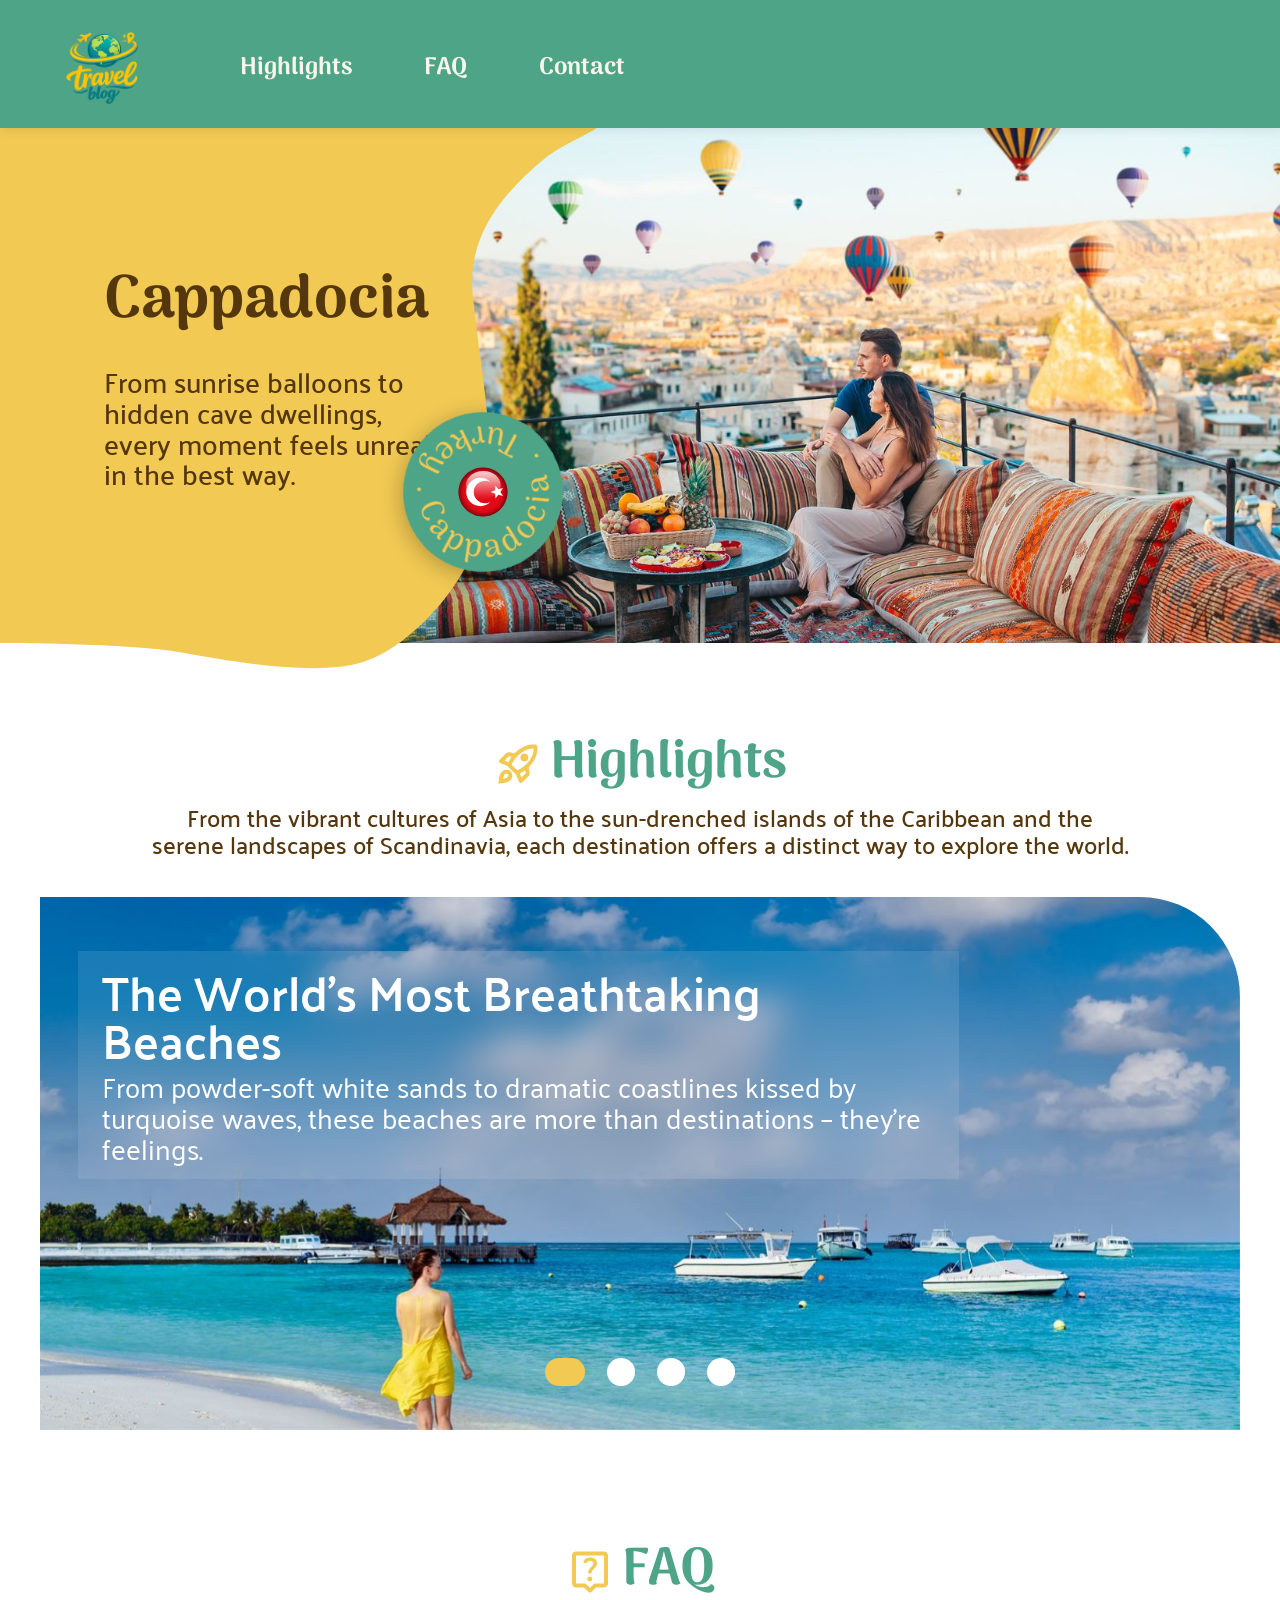
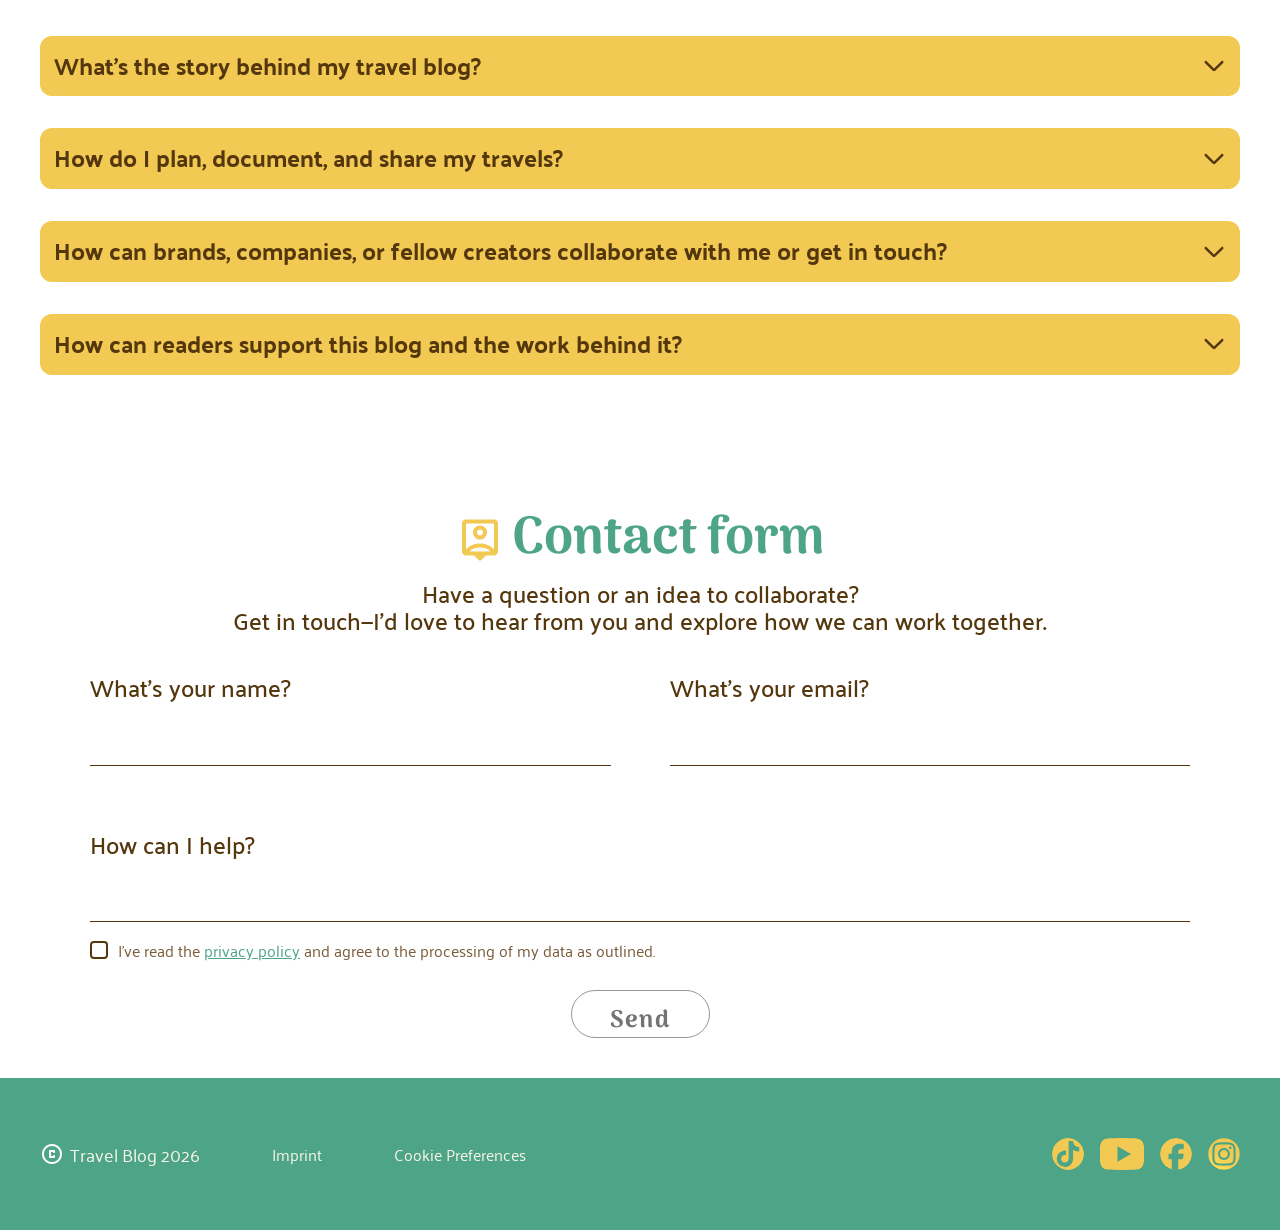
<file: index.html>
<!DOCTYPE html>
<html lang="en">
<head>
  <meta charset="UTF-8">
  <meta name="viewport" content="width=device-width, initial-scale=1.0">
  <title>Travel Blog</title>
  <link rel="icon" href="assets/icons/Blog-logo.svg" type="image/x-icon"> 

  <link rel="stylesheet" href="font.css">
  <link rel="stylesheet" href="standard.css">
  <link rel="stylesheet" href="variabels.css">
  <link rel="stylesheet" href="style.css">
  <link rel="preconnect" href="https://fonts.googleapis.com">
  <link rel="preconnect" href="https://fonts.gstatic.com" crossorigin>
  <link href="https://fonts.googleapis.com/css2?family=Arima:wght@400;500;600;700&family=Palanquin:wght@400;500;600;700&display=swap" rel="stylesheet">
</head>
<body>
  <!-- ========== KOPFZEILE ========== -->
  <header class="header">
    <div class="header-inner">
      <a href="index.html" class="logo">
        <img src="assets/images/logo.png" alt="Travel Blog" class="logo-img">
      </a>
      <nav class="nav desktop-nav">
        <a href="#highlights">Highlights</a>
        <a href="#faq">FAQ</a>
        <a href="#contact">Contact</a>
      </nav>
    </div>
  </header>
  <main>
    <!-- ========== STARTBEREICH ========== -->
    <section class="hero hero-figma" aria-label="Cappadocia">

      <!-- Hauptfoto, volle Breite -->
      <img src="assets/images/hero-cappadocia-photo.jpg"
           alt="Cappadocia – hot air balloons over a rooftop terrace"
           class="hero-photo">

      <!-- Gelbe Wellenform -->
      <div class="hero-wave" aria-hidden="true">
        <!-- Desktop/Tablet: Figma "Vector 16" (647 x 540px) mit geschwungener Unterkante -->
        <svg class="wave-desktop" viewBox="0 0 647 547" preserveAspectRatio="none" xmlns="http://www.w3.org/2000/svg">
          <path d="M523.5 393C511.09 455.002 444 519.5 394 534C344 548.5 253.5 534 197 524.5C140.5 515 0 515 0 515V0H603.729H647C644.226 2.88368 605.827 19.0303 591.5 30C547.524 63.6702 505.5 106.5 513.067 169C525.464 271.399 539.213 314.5 523.5 393Z" fill="#F1C953"/>
        </svg>
        <!-- Mobil: Figma "Mobile full content" (Endzustand: kleine gelbe Ecke oben links, 222 x 302px) -->
        <svg class="wave-mobile" viewBox="0 0 222 302.1" preserveAspectRatio="none" xmlns="http://www.w3.org/2000/svg">
          <path transform="translate(0 -70)" d="M 75.167969 366.535156 C 58.121094 372.078125 0 366.535156 0 366.535156 L 0 70 L 222 70 C 214.742188 72.308594 207.152344 76.929688 199.023438 82.667969 C 179.40625 96.519531 161.652344 120.957031 156.800781 157.519531 C 149.691406 211.109375 189.132812 231.511719 168.65625 300.320312 C 156.851562 339.980469 92.777344 360.8125 75.394531 366.464844 Z M 75.167969 366.535156" fill="#F1C953"/>
        </svg>
      </div>

      <!-- Text -->
      <div class="hero-content">
        <h1>Cappadocia</h1>
        <p class="hero-lead-desktop">From sunrise balloons to hidden cave dwellings, every moment feels unreal in the best way.</p>
        <p class="hero-lead-mobile">Cappadocia is where surreal landscapes meet ancient history carved into stone. From sunrise balloons to hidden cave dwellings, every moment feels unreal in the best way.</p>
      </div>

      <!-- Rundes Medaillon Cappadocia · Turkey -->
      <div class="hero-badge" aria-hidden="true">
        <img src="assets/icons/badge-ring.svg" alt="" class="badge-ring">
        <img src="assets/icons/badge-flag.svg" alt="" class="badge-flag">
      </div>

    </section>

    <!-- ========== HIGHLIGHTS + KARUSSELL ========== -->
    <section class="highlights" id="highlights">
      <div class="section-header">
        <div class="section-header-top">
          <div class="section-icon"><img src="assets/icons/rocket_launch.svg" alt="" width="48" height="48"></div>
          <h2>Highlights</h2>
        </div>
        <p class="section-desc">
          From the vibrant cultures of Asia to the sun-drenched islands of the Caribbean and the serene landscapes of Scandinavia, each destination offers a distinct way to explore the world.
        </p>
      </div>


      <div class="carousel-wrapper">
        <div class="carousel" id="carousel">
          <a href="article1.html" class="carousel-slide active">
            <img src="assets/images/highlight-beaches.jpg" alt="The World's Most Breathtaking Beaches">
            <div class="slide-overlay">
              <h3>The World's Most Breathtaking Beaches</h3>
              <p>From powder-soft white sands to dramatic coastlines kissed by turquoise waves, these beaches are more than destinations – they're feelings.</p>
            </div>
          </a>
          <a href="article2.html" class="carousel-slide">
            <img src="assets/images/highlight-copenhagen.jpg" alt="Copenhagen in 3 Days">
            <div class="slide-overlay">
              <h3>Copenhagen in 3 Days: Big Experiences, Smart Spending</h3>
              <p>Discover Copenhagen, where historic charm meets modern design, vibrant cycling culture and waterfront living.</p>
            </div>
          </a>
          <a href="article3.html" class="carousel-slide">
            <img src="assets/images/highlight-pattaya.jpg" alt="Pattaya Pulse">
            <div class="slide-overlay">
              <h3>Pattaya Pulse: Food, Sun and Neon Nights</h3>
              <p>From bustling promenades to nearby islands, the city offers an energetic and diverse escape. Discover Pattaya City, with vibrant nightlife and rich cultural landmarks.</p>
            </div>
          </a>
          <a href="article4.html" class="carousel-slide">
            <img src="assets/images/highlight-fuji.jpg" alt="Mountain Fuji">
            <div class="slide-overlay">
              <h3>Mountain Fuji</h3>
              <p>The most iconic mountain and an active volcano located about 100 kilometers southwest of Tokyo. Written with the characters for “wealth” and “samurai,” Fuji’s name evokes a sense of strength, honor, and enduring prestige.</p>
            </div>
          </a>
          <div class="carousel-dots" id="carouselDots">
            <button class="dot active" data-index="0" aria-label="Slide 1"></button>
            <button class="dot" data-index="1" aria-label="Slide 2"></button>
            <button class="dot" data-index="2" aria-label="Slide 3"></button>
            <button class="dot" data-index="3" aria-label="Slide 4"></button>
          </div>
        </div>
      </div>
    </section>

    <!-- ========== FAQ ========== -->
    <section class="faq" id="faq">
      <div class="section-header">
        <div class="section-header-top">
          <div class="section-icon"><img src="assets/icons/live_help.svg" alt="" width="48" height="48"></div>
          <h2>FAQ</h2>
        </div>
      </div>
      <div class="faq-list">
        <div class="faq-item">
          <button class="faq-question">What's the story behind my travel blog? <span class="faq-icon"><img src="assets/icons/arrow_forward_ios.svg" alt="" width="16" height="16"></span></button>
          <div class="faq-answer"><p>This blog started as a personal journal of adventures around the world. What began as notes for friends grew into a space to share stories, tips and inspiration for fellow travelers.</p></div>
        </div>
        <div class="faq-item">
          <button class="faq-question">How do I plan, document, and share my travels? <span class="faq-icon"><img src="assets/icons/arrow_forward_ios.svg" alt="" width="16" height="16"></span></button>
          <div class="faq-answer"><p>I combine thorough research with spontaneous moments. Photos, short videos and honest writing help me capture the feeling of each place so readers can experience it too.</p></div>
        </div>
        <div class="faq-item">
          <button class="faq-question">How can brands, companies, or fellow creators collaborate with me or get in touch? <span class="faq-icon"><img src="assets/icons/arrow_forward_ios.svg" alt="" width="16" height="16"></span></button>
          <div class="faq-answer"><p>I'm always open to meaningful collaborations. Reach out via the contact form below and let's explore how we can create something great together.</p></div>
        </div>
        <div class="faq-item">
          <button class="faq-question">How can readers support this blog and the work behind it? <span class="faq-icon"><img src="assets/icons/arrow_forward_ios.svg" alt="" width="16" height="16"></span></button>
          <div class="faq-answer"><p>Sharing posts, leaving comments and recommending the blog to friends means a lot. If you'd like to support further, feel free to get in touch!</p></div>
        </div>
      </div>
    </section>

    <!-- ========== KONTAKT ========== -->
    <section class="contact" id="contact">
      <div class="section-header">
        <div class="section-header-top">
          <div class="section-icon"><img src="assets/icons/person_pin.svg" alt="" width="48" height="48"></div>
          <h2>Contact form</h2>
        </div>
        <p class="section-desc">Have a question or an idea to collaborate?<br>Get in touch—I'd love to hear from you and explore how we can work together.</p>
      </div>
      <form class="contact-form" id="contactForm">
        <div class="form-row">
          <div class="form-group">
            <label for="name">What's your name?</label>
            <input type="text" id="name" name="name" placeholder="Sabine Ullmann" required>
          </div>
          <div class="form-group">
            <label for="email">What's your email?</label>
            <input type="email" id="email" name="email" placeholder="sabine.ullmann@mymail.com" required>
          </div>
        </div>
        <div class="form-group">
          <label for="message">How can I help?</label>
          <textarea id="message" name="message" rows="1" placeholder="Tell me about your question, idea or project." required></textarea>
        </div>
        <div class="form-checkbox">
          <input type="checkbox" id="privacy" name="privacy" required>
          <label for="privacy">I've read the <a href="#">privacy policy</a> and agree to the processing of my data as outlined.</label>
        </div>
        <span class="privacy-error" id="privacyError" hidden>Please accept the privacy policy.</span>
        <button type="submit" class="btn-send" id="btnSend" disabled>Send</button>
      </form>
      <div class="form-success" id="formSuccess" hidden>Thank you! Your message has been sent successfully.</div>
    </section>
  </main>

  <!-- ========== FUSSZEILE ========== -->
  <footer class="footer">
    <div class="footer-inner">
      <div class="footer-left">
        <span>Imprint</span>
        <span>Cookie Preferences</span>
        <span class="footer-copyright"><img src="assets/icons/copyright.svg" alt="" class="copyright-icon" width="24" height="24"><span><span class="copyright-brand">Travel</span> Blog 2026</span></span>
      </div>
      <div class="footer-social">
        <a href="https://www.tiktok.com/" target="_blank" rel="noopener noreferrer" aria-label="TikTok" class="social-icon">
          <img src="assets/icons/tiktok.svg" alt="TikTok" width="32" height="32">
        </a>
        <a href="https://www.youtube.com/" target="_blank" rel="noopener noreferrer" aria-label="YouTube" class="social-icon">
          <img src="assets/icons/youtube.svg" alt="YouTube" width="44" height="32">
        </a>
        <a href="https://www.facebook.com/" target="_blank" rel="noopener noreferrer" aria-label="Facebook" class="social-icon">
          <img src="assets/icons/facebook.svg" alt="Facebook" width="32" height="32">
        </a>
        <a href="https://www.instagram.com/" target="_blank" rel="noopener noreferrer" aria-label="Instagram" class="social-icon">
          <img src="assets/icons/instagram.svg" alt="Instagram" width="32" height="32">
        </a>
      </div>
    </div>
  </footer>

  <nav class="bottom-nav mobile-only">
    <a href="index.html" class="bottom-nav-item active">
      <img src="assets/icons/nav-home.svg" alt="Home" width="24" height="24">
    </a>
    <a href="#highlights" class="bottom-nav-item">
      <img src="assets/icons/nav-highlights.svg" alt="Highlights" width="24" height="24">
    </a>
    <a href="#faq" class="bottom-nav-item">
      <img src="assets/icons/nav-faq.svg" alt="FAQ" width="24" height="24">
    </a>
    <a href="#contact" class="bottom-nav-item">
      <img src="assets/icons/nav-contact.svg" alt="Contact" width="24" height="24">
    </a>
  </nav>

  <script src="script.js"></script>
</body>
</html>
</file>
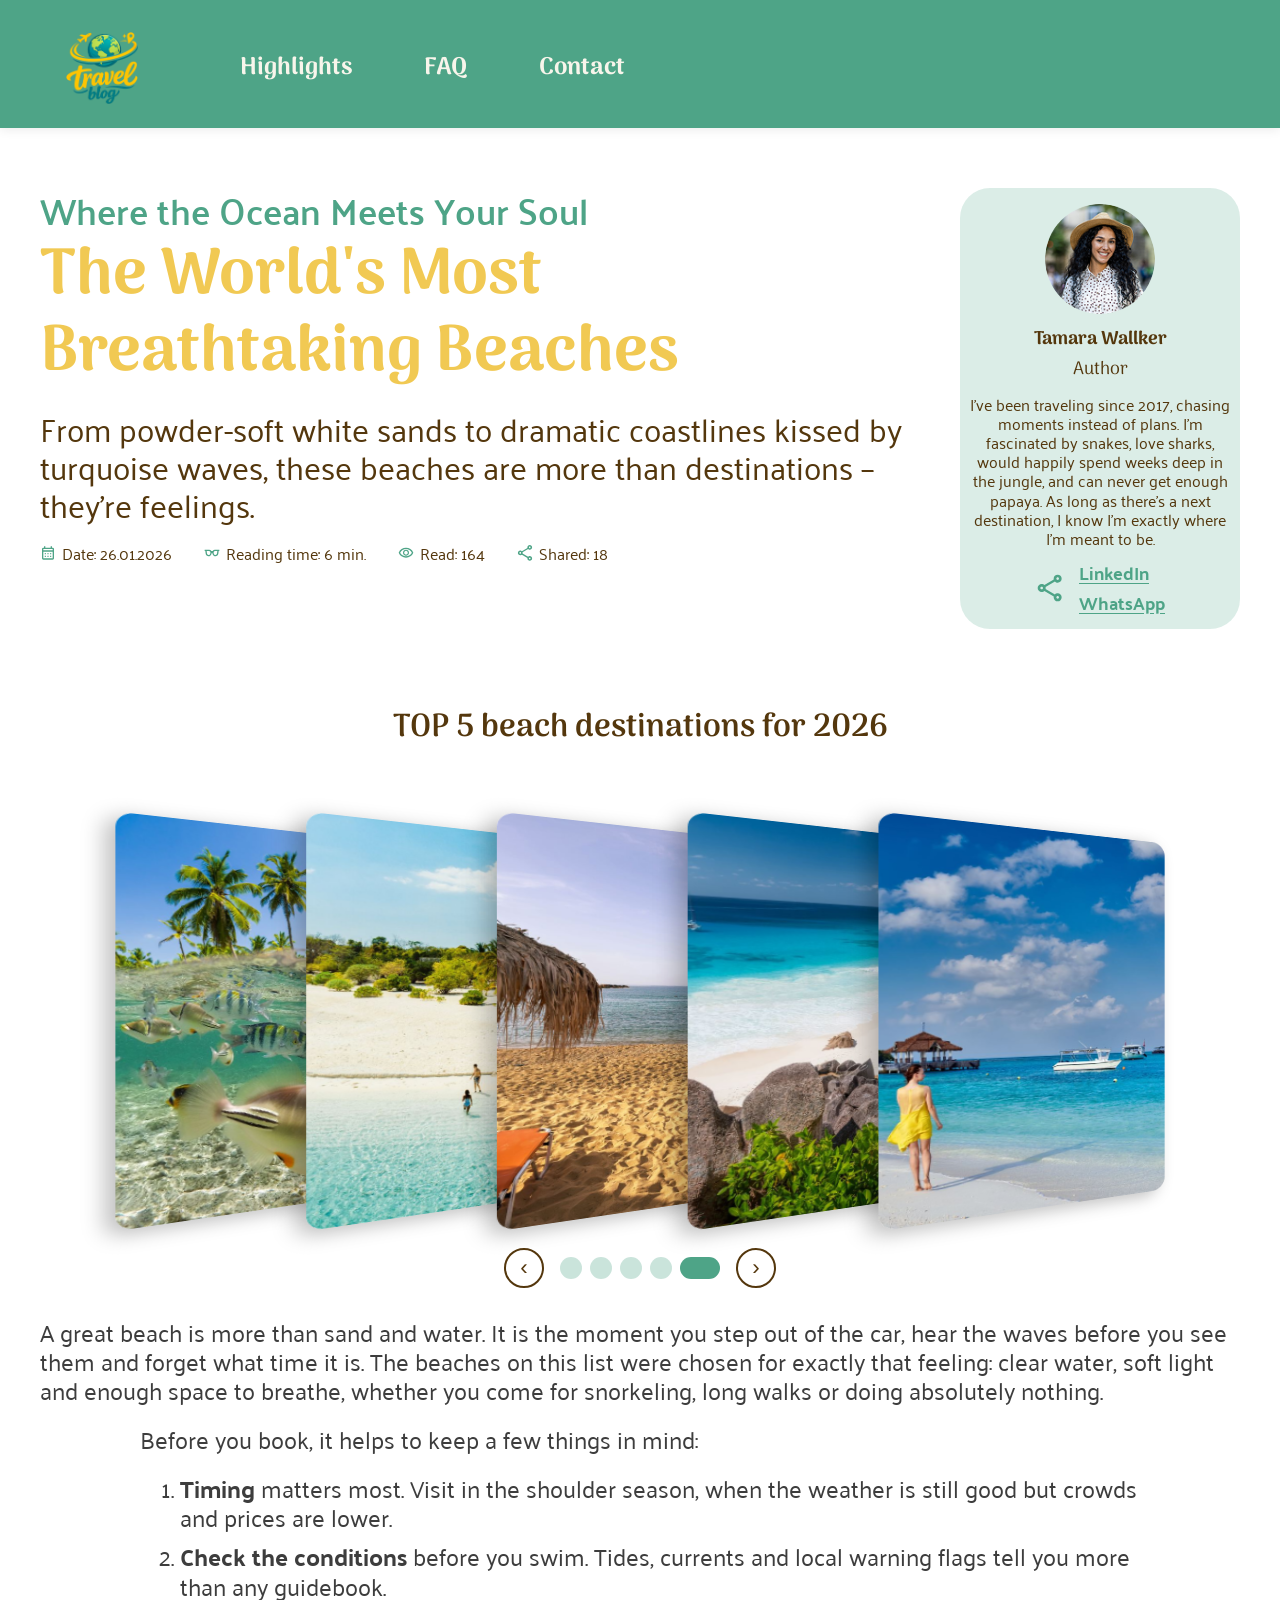
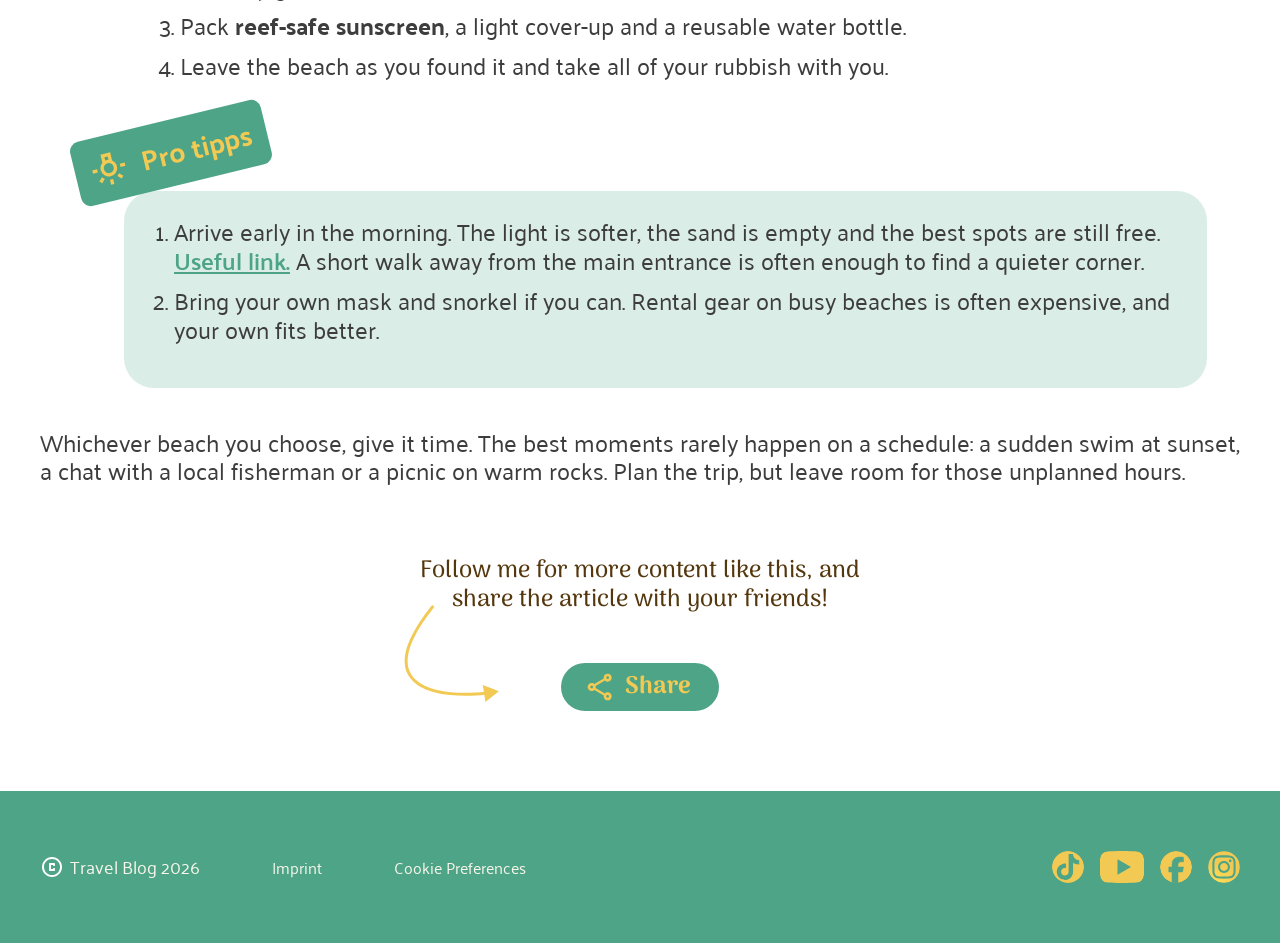
<file: article1.html>
<!DOCTYPE html>
<html lang="en">
<head>
  <meta charset="UTF-8">
  <meta name="viewport" content="width=device-width, initial-scale=1.0">
  <title>Breathtaking Beaches – Travel Blog</title>
  <link rel="preconnect" href="https://fonts.googleapis.com">
  <link rel="preconnect" href="https://fonts.gstatic.com" crossorigin>
  <link href="https://fonts.googleapis.com/css2?family=Arima:wght@400;500;600;700&family=Palanquin:wght@400;500;600;700&display=swap" rel="stylesheet">
  <link rel="stylesheet" href="font.css">
  <link rel="stylesheet" href="style.css">
  <link rel="icon" href="assets/images/logo.png" type="image/png">
</head>
<body>
  <header class="header">
    <div class="header-inner">
      <a href="index.html" class="logo">
        <img src="assets/images/logo.png" alt="Travel Blog" class="logo-img">
      </a>
      <nav class="nav desktop-nav">
        <a href="index.html#highlights">Highlights</a>
        <a href="index.html#faq">FAQ</a>
        <a href="index.html#contact">Contact</a>
      </nav>
    </div>
  </header>
  <!-- ARTIKELKOPF + AUTOR -->
  <section class="article-hero">
    <div class="article-hero-inner">
      <div class="article-content">
        <p class="article-kicker">Where the Ocean Meets Your Soul</p>
        <h1>The World's Most Breathtaking Beaches</h1>
        <p class="article-lead">From powder-soft white sands to dramatic coastlines kissed by turquoise waves, these beaches are more than destinations – they're feelings.</p>
        <div class="article-meta">
          <span><img src="assets/icons/calendar_month.svg" alt="" class="meta-icon" width="16" height="16"> Date: 26.01.2026</span>
          <span><img src="assets/icons/eyeglasses.svg" alt="" class="meta-icon" width="16" height="16"> Reading time: 6 min.</span>
          <span><img src="assets/icons/visibility.svg" alt="" class="meta-icon" width="16" height="16"> Read: 164</span>
          <span><img src="assets/icons/share_meta.svg" alt="" class="meta-icon" width="16" height="16"> Shared: 18</span>
        </div>
      </div>
      <aside class="author-card">
        <img src="assets/images/author.png" alt="Tamara Wallker" class="author-img">
        <h3>Tamara Wallker</h3>
        <p class="author-role">Author</p>
        <p class="author-bio">I've been traveling since 2017, chasing moments instead of plans. I'm fascinated by snakes, love sharks, would happily spend weeks deep in the jungle, and can never get enough papaya. As long as there's a next destination, I know I'm exactly where I'm meant to be.</p>
              <div class="author-links">
          <img src="assets/icons/share_teal.svg" alt="" class="author-share-icon" width="32" height="32">
          <div class="author-link-list">
            <a href="#" class="author-linkedin">LinkedIn</a>
            <a href="#" class="author-whatsapp">WhatsApp</a>
          </div>
        </div>
      </aside>
    </div>
  </section>

  <!-- TOP-5-KARUSSELL -->
  <section class="article-carousel-section">
    <h2 class="article-section-title">TOP 5 beach destinations for 2026</h2>
    <div class="card-carousel" id="cardCarousel">
      <div class="card-track">
        <div class="dest-card pos-0"><img src="assets/images/carousel-fish.jpg" alt="Underwater tropical fish swimming near coral reef"></div>
        <div class="dest-card pos-1"><img src="assets/images/carousel-island.jpg" alt="Sandbar island with couple"></div>
        <div class="dest-card pos-2"><img src="assets/images/carousel-umbrellas.jpg" alt="Thatched umbrellas and loungers"></div>
        <div class="dest-card pos-3"><img src="assets/images/carousel-rocks.jpg" alt="Turquoise bay with granite rocks"></div>
        <div class="dest-card pos-4"><img src="assets/images/carousel-yellow-dress.jpg" alt="Woman in yellow dress on beach"></div>
      </div>
      <div class="card-nav">
        <button class="card-prev" id="cardPrev" aria-label="Previous">‹</button>
        <button class="card-next" id="cardNext" aria-label="Next">›</button>
      </div>
      <div class="card-dots" id="cardDots">
        <button class="dot active" data-i="0" aria-label="1"></button>
        <button class="dot" data-i="1" aria-label="2"></button>
        <button class="dot" data-i="2" aria-label="3"></button>
        <button class="dot" data-i="3" aria-label="4"></button>
        <button class="dot" data-i="4" aria-label="5"></button>
      </div>
    </div>
  </section>

  <!-- ARTIKELTEXT -->
  <section class="article-body">
    <p>A great beach is more than sand and water. It is the moment you step out of the car, hear the waves before you see them and forget what time it is. The beaches on this list were chosen for exactly that feeling: clear water, soft light and enough space to breathe, whether you come for snorkeling, long walks or doing absolutely nothing.</p>
    <p class="article-list-intro">Before you book, it helps to keep a few things in mind:</p>
    <ol>
      <li><strong>Timing</strong> matters most. Visit in the shoulder season, when the weather is still good but crowds and prices are lower.</li>
      <li><strong>Check the conditions</strong> before you swim. Tides, currents and local warning flags tell you more than any guidebook.</li>
      <li>Pack <strong>reef-safe sunscreen</strong>, a light cover-up and a reusable water bottle.</li>
      <li>Leave the beach as you found it and take all of your rubbish with you.</li>
    </ol>
    <div class="pro-tips">
      <div class="pro-tips-label"><img src="assets/icons/wb_incandescent.svg" alt="" width="22" height="22"> Pro tipps</div>
      <ol>
        <li>Arrive early in the morning. The light is softer, the sand is empty and the best spots are still free. <a href="#" class="pro-tip-link">Useful link.</a> A short walk away from the main entrance is often enough to find a quieter corner.</li>
        <li>Bring your own mask and snorkel if you can. Rental gear on busy beaches is often expensive, and your own fits better.</li>
      </ol>
    </div>
    <p>Whichever beach you choose, give it time. The best moments rarely happen on a schedule: a sudden swim at sunset, a chat with a local fisherman or a picnic on warm rocks. Plan the trip, but leave room for those unplanned hours.</p>
    <div class="share-box">
      <p>Follow me for more content like this, and share the article with your friends!</p>
      <div class="share-btn-wrap">
        <button class="btn-share"><img src="assets/icons/share_btn.svg" alt="" class="btn-share-icon" width="32" height="32">Share</button>
        <img src="assets/icons/share-arrow.svg" alt="" class="share-arrow share-arrow--desktop" width="95" height="97" aria-hidden="true">
        <img src="assets/icons/share-arrow-mobile.svg" alt="" class="share-arrow share-arrow--mobile" width="32" height="53" aria-hidden="true">
      </div>
    </div>
  </section>

  <footer class="footer">
    <div class="footer-inner">
      <div class="footer-left">
        <span>Imprint</span>
        <span>Cookie Preferences</span>
        <span class="footer-copyright"><img src="assets/icons/copyright.svg" alt="" class="copyright-icon" width="24" height="24"><span><span class="copyright-brand">Travel</span> Blog 2026</span></span>
      </div>
      <div class="footer-social">
        <a href="https://www.tiktok.com/" target="_blank" rel="noopener noreferrer" aria-label="TikTok" class="social-icon">
          <img src="assets/icons/tiktok.svg" alt="TikTok" width="32" height="32">
        </a>
        <a href="https://www.youtube.com/" target="_blank" rel="noopener noreferrer" aria-label="YouTube" class="social-icon">
          <img src="assets/icons/youtube.svg" alt="YouTube" width="44" height="32">
        </a>
        <a href="https://www.facebook.com/" target="_blank" rel="noopener noreferrer" aria-label="Facebook" class="social-icon">
          <img src="assets/icons/facebook.svg" alt="Facebook" width="32" height="32">
        </a>
        <a href="https://www.instagram.com/" target="_blank" rel="noopener noreferrer" aria-label="Instagram" class="social-icon">
          <img src="assets/icons/instagram.svg" alt="Instagram" width="32" height="32">
        </a>
      </div>
    </div>
  </footer>

  <nav class="bottom-nav mobile-only">
    <a href="index.html" class="bottom-nav-item active">
      <img src="assets/icons/nav-home.svg" alt="Home" width="24" height="24">
    </a>
    <a href="index.html#highlights" class="bottom-nav-item">
      <img src="assets/icons/nav-highlights.svg" alt="Highlights" width="24" height="24">
    </a>
    <a href="index.html#faq" class="bottom-nav-item">
      <img src="assets/icons/nav-faq.svg" alt="FAQ" width="24" height="24">
    </a>
    <a href="index.html#contact" class="bottom-nav-item">
      <img src="assets/icons/nav-contact.svg" alt="Contact" width="24" height="24">
    </a>
  </nav>

  <script src="script.js"></script>

  <script>
    // Karten-Karussell wie im Figma-Prototyp (Desktop) und als einzeiliger Fächer auf dem Handy.
    // Desktop: fünf gleich große Karten (300 x 440px) bilden eine Treppe, die letzte liegt oben.
    // Fährt die Maus über eine Karte, löst sie sich aus dem Stapel und steht groß und gerade da.
    (function () {
      const track = document.querySelector('.card-track');
      if (!track) return;
      const carousel = document.getElementById('cardCarousel');
      const cards = Array.from(track.querySelectorAll('.dest-card'));
      const dots  = Array.from(document.querySelectorAll('#cardDots .dot'));
      const N = cards.length;
      if (N === 0) return;

      // visualSlots[pos] = Index der Karte, die gerade in diesem Platz liegt (0 = ganz links, 4 = ganz rechts/oben)
      let visualSlots = [0, 1, 2, 3, 4].slice(0, N);
      let isAnimating = false;
      const STEP_MS = 560; // wie die CSS-Übergangszeit

      const desktopMQ = window.matchMedia('(min-width: 801px)');
      const canHover  = window.matchMedia('(hover: hover)').matches;
      let hoveredCard = -1;      // Index der Karte unter der Maus (Desktop), -1 = keine

      // ---- Maße aus dem Figma-Entwurf (Desktop) ----
      const CW = 300, CH = 440;  // Karte
      const STEP = 200;          // Abstand der Karten in der Treppe
      const STEP_D = 160;        // Abstand der Karten, wenn eine Karte losgelöst ist
      const GAP = 340;           // Abstand von der Karte davor zur losgelösten Karte
      const ROW = 1300, ROW_H = 460, TOP = 10;

      // Perspektive: ein Rechteck (0,0)-(CW,CH) wird auf ein Viereck abgebildet (matrix3d)
      function homography(dst) {
        const src = [[0, 0], [CW, 0], [CW, CH], [0, CH]];
        const A = [], B = [];
        for (let i = 0; i < 4; i++) {
          const [x, y] = src[i], [u, v] = dst[i];
          A.push([x, y, 1, 0, 0, 0, -x * u, -y * u]); B.push(u);
          A.push([0, 0, 0, x, y, 1, -x * v, -y * v]); B.push(v);
        }
        for (let i = 0; i < 8; i++) {                       // Gauß-Verfahren
          let p = i;
          for (let r = i + 1; r < 8; r++) if (Math.abs(A[r][i]) > Math.abs(A[p][i])) p = r;
          [A[i], A[p]] = [A[p], A[i]]; [B[i], B[p]] = [B[p], B[i]];
          for (let r = i + 1; r < 8; r++) {
            const k = A[r][i] / A[i][i];
            for (let c = i; c < 8; c++) A[r][c] -= k * A[i][c];
            B[r] -= k * B[i];
          }
        }
        const h = new Array(8);
        for (let i = 7; i >= 0; i--) {
          let sum = B[i];
          for (let c = i + 1; c < 8; c++) sum -= A[i][c] * h[c];
          h[i] = sum / A[i][i];
        }
        const [a, b, c, d, e, f, g, hh] = h;
        return 'matrix3d(' + [a, d, 0, g, b, e, 0, hh, 0, 0, 1, 0, c, f, 0, 1].join(',') + ')';
      }
      // Figma: linke Kante 440px hoch, rechte Kante ca. 362px (Karte kippt nach rechts weg)
      const TILT_R = homography([[0, 0], [300, 33.5], [300, 396], [0, 440]]);
      // Spiegelbild für Karten rechts von der losgelösten Karte
      const TILT_L = homography([[0, 33.5], [300, 0], [300, 440], [0, 396]]);
      const FLAT   = 'matrix3d(1,0,0,0,0,1,0,0,0,0,1,0,0,0,0,1)';

      function currentSlot() { return desktopMQ.matches ? N - 1 : Math.min(2, N - 1); }

      function layoutDesktop() {
        const d = hoveredCard === -1 ? -1 : visualSlots.indexOf(hoveredCard);
        const xs = [], tilts = [], zs = [];
        if (d === -1) {
          for (let s = 0; s < N; s++) { xs[s] = s * STEP; tilts[s] = TILT_R; zs[s] = s + 1; }
        } else {
          const flatX = d > 0 ? (d - 1) * STEP_D + GAP : 0;
          for (let s = 0; s < N; s++) {
            if (s < d)      { xs[s] = s * STEP_D;                       tilts[s] = TILT_R; zs[s] = s + 1; }
            else if (s === d) { xs[s] = flatX;                          tilts[s] = FLAT;   zs[s] = 20; }
            else            { xs[s] = flatX + GAP + (s - d - 1) * STEP_D; tilts[s] = TILT_L; zs[s] = 20 - (s - d); }
          }
        }
        const offset = (ROW - (Math.max.apply(null, xs) + CW)) / 2;   // mittig in der 1300px breiten Reihe
        visualSlots.forEach(function (cardIndex, s) {
          const card = cards[cardIndex];
          card.style.transform = 'translate3d(' + (offset + xs[s]) + 'px,0,0) ' + tilts[s];
          card.style.zIndex = zs[s];
        });
      }

      function clearDesktop() {
        track.removeAttribute('style');
        carousel.style.height = '';
        cards.forEach(function (c) { c.style.transform = ''; c.style.zIndex = ''; });
      }

      // Bei schmaleren Bildschirmen wird die 1300px breite Reihe verkleinert
      let scale = 1;
      function fit() {
        if (!desktopMQ.matches) { clearDesktop(); return; }
        scale = Math.min(1, carousel.clientWidth / ROW);
        track.style.width = ROW + 'px';
        track.style.height = ROW_H + 'px';
        track.style.transformOrigin = '0 0';
        track.style.transform = 'scale(' + scale + ')';
        track.style.marginBottom = (-(ROW_H * (1 - scale))) + 'px';
      }

      function currentPosOf(card) {
        for (let p = 0; p < 5; p++) if (card.classList.contains('pos-' + p)) return p;
        return -1;
      }

      function render() {
        visualSlots.forEach(function (cardIndex, pos) {
          const card = cards[cardIndex];
          if (!card) return;
          const oldPos = currentPosOf(card);
          card.classList.remove('pos-0', 'pos-1', 'pos-2', 'pos-3', 'pos-4');
          card.classList.add('pos-' + pos);
          // Eine Karte, die vom einen Ende ans andere wechselt, würde quer über alle anderen fliegen.
          // Sie wird stattdessen am neuen Platz eingeblendet.
          if (oldPos !== -1 && Math.abs(oldPos - pos) > 1) {
            card.classList.add('is-wrapping');
            void card.offsetWidth;
            requestAnimationFrame(function () { card.classList.remove('is-wrapping'); });
          }
        });
        if (desktopMQ.matches) layoutDesktop();
        const topCard = visualSlots[currentSlot()];
        dots.forEach(function (dot, i) { dot.classList.toggle('active', i === topCard); });
      }

      function lock() {
        isAnimating = true;
        setTimeout(function () { isAnimating = false; }, STEP_MS);
      }

      // next(): Karten rutschen einen Platz nach links, die nächste Karte kommt nach oben, der Punkt wandert nach rechts
      function next() { visualSlots.push(visualSlots.shift()); render(); }
      function prev() { visualSlots.unshift(visualSlots.pop()); render(); }

      // Kürzesten Weg wählen, damit die Bewegung Schritt für Schritt zu sehen ist
      function goToCard(targetIndex) {
        if (isAnimating) return;
        const centerPos = currentSlot();
        if (visualSlots[centerPos] === targetIndex) return;
        const currentPos = visualSlots.indexOf(targetIndex);
        if (currentPos === -1) return;
        const stepsNext = (currentPos - centerPos + N) % N;
        const stepsPrev = (centerPos - currentPos + N) % N;
        const useNext = stepsNext <= stepsPrev;
        const steps = useNext ? stepsNext : stepsPrev;
        isAnimating = true;
        let step = 0;
        (function doStep() {
          if (useNext) next(); else prev();
          step++;
          if (step < steps) setTimeout(doStep, STEP_MS);
          else setTimeout(function () { isAnimating = false; }, STEP_MS);
        })();
      }

      const prevBtn = document.getElementById('cardPrev');
      const nextBtn = document.getElementById('cardNext');
      if (prevBtn) prevBtn.addEventListener('click', function () { if (isAnimating) return; prev(); lock(); restartAuto(); });
      if (nextBtn) nextBtn.addEventListener('click', function () { if (isAnimating) return; next(); lock(); restartAuto(); });

      cards.forEach(function (card, i) {
        card.addEventListener('click', function () { goToCard(i); restartAuto(); });
      });

      // Hover wie im Figma-Prototyp (Desktop): Die Karte unter der Maus löst sich aus dem Stapel.
      // Der Bereich der Reihe ist in 5 feste Zonen geteilt (wie in der ruhenden Treppe). So bleibt die Maus
      // immer in "ihrer" Zone, auch wenn die Karte darunter wegrutscht, und der Zustand flackert nicht.
      function zoneAt(clientX, clientY) {
        const r = track.getBoundingClientRect();
        const x = (clientX - r.left) / scale, y = (clientY - r.top) / scale;
        if (x < 0 || x > ROW || y < 0 || y > ROW_H) return -1;
        const restOffset = (ROW - ((N - 1) * STEP + CW)) / 2;
        const z = Math.min(N - 1, Math.max(0, Math.floor((x - restOffset) / STEP)));
        return visualSlots[z];
      }
      if (canHover) {
        track.addEventListener('mousemove', function (e) {
          if (!desktopMQ.matches) return;
          const z = zoneAt(e.clientX, e.clientY);
          if (z !== hoveredCard) { hoveredCard = z; layoutDesktop(); }
        });
        track.addEventListener('mouseleave', function () {
          if (hoveredCard !== -1) { hoveredCard = -1; if (desktopMQ.matches) layoutDesktop(); }
        });
      }

      dots.forEach(function (dot, i) {
        dot.addEventListener('click', function () { goToCard(i); restartAuto(); });
      });

      // Automatisch alle 4 Sekunden weiter
      let autoTimer = null;
      function startAuto() {
        stopAuto();
        autoTimer = setInterval(function () { if (!isAnimating) { next(); lock(); } }, 4000);
      }
      function stopAuto() { if (autoTimer) { clearInterval(autoTimer); autoTimer = null; } }
      function restartAuto() { stopAuto(); startAuto(); }

      track.addEventListener('mouseenter', stopAuto);
      track.addEventListener('mouseleave', startAuto);

      // Wischen auf dem Handy
      let touchX = 0;
      track.addEventListener('touchstart', function (e) { touchX = e.changedTouches[0].screenX; stopAuto(); }, { passive: true });
      track.addEventListener('touchend', function (e) {
        const diff = e.changedTouches[0].screenX - touchX;
        if (Math.abs(diff) > 40 && !isAnimating) {
          if (diff < 0) next(); else prev();
          lock();
        }
        startAuto();
      }, { passive: true });

      function onResize() { fit(); render(); }
      window.addEventListener('resize', onResize);
      if (desktopMQ.addEventListener) desktopMQ.addEventListener('change', onResize);

      fit();
      render();
      setTimeout(startAuto, 500);
    })();
  </script>


</body>
</html>
</file>
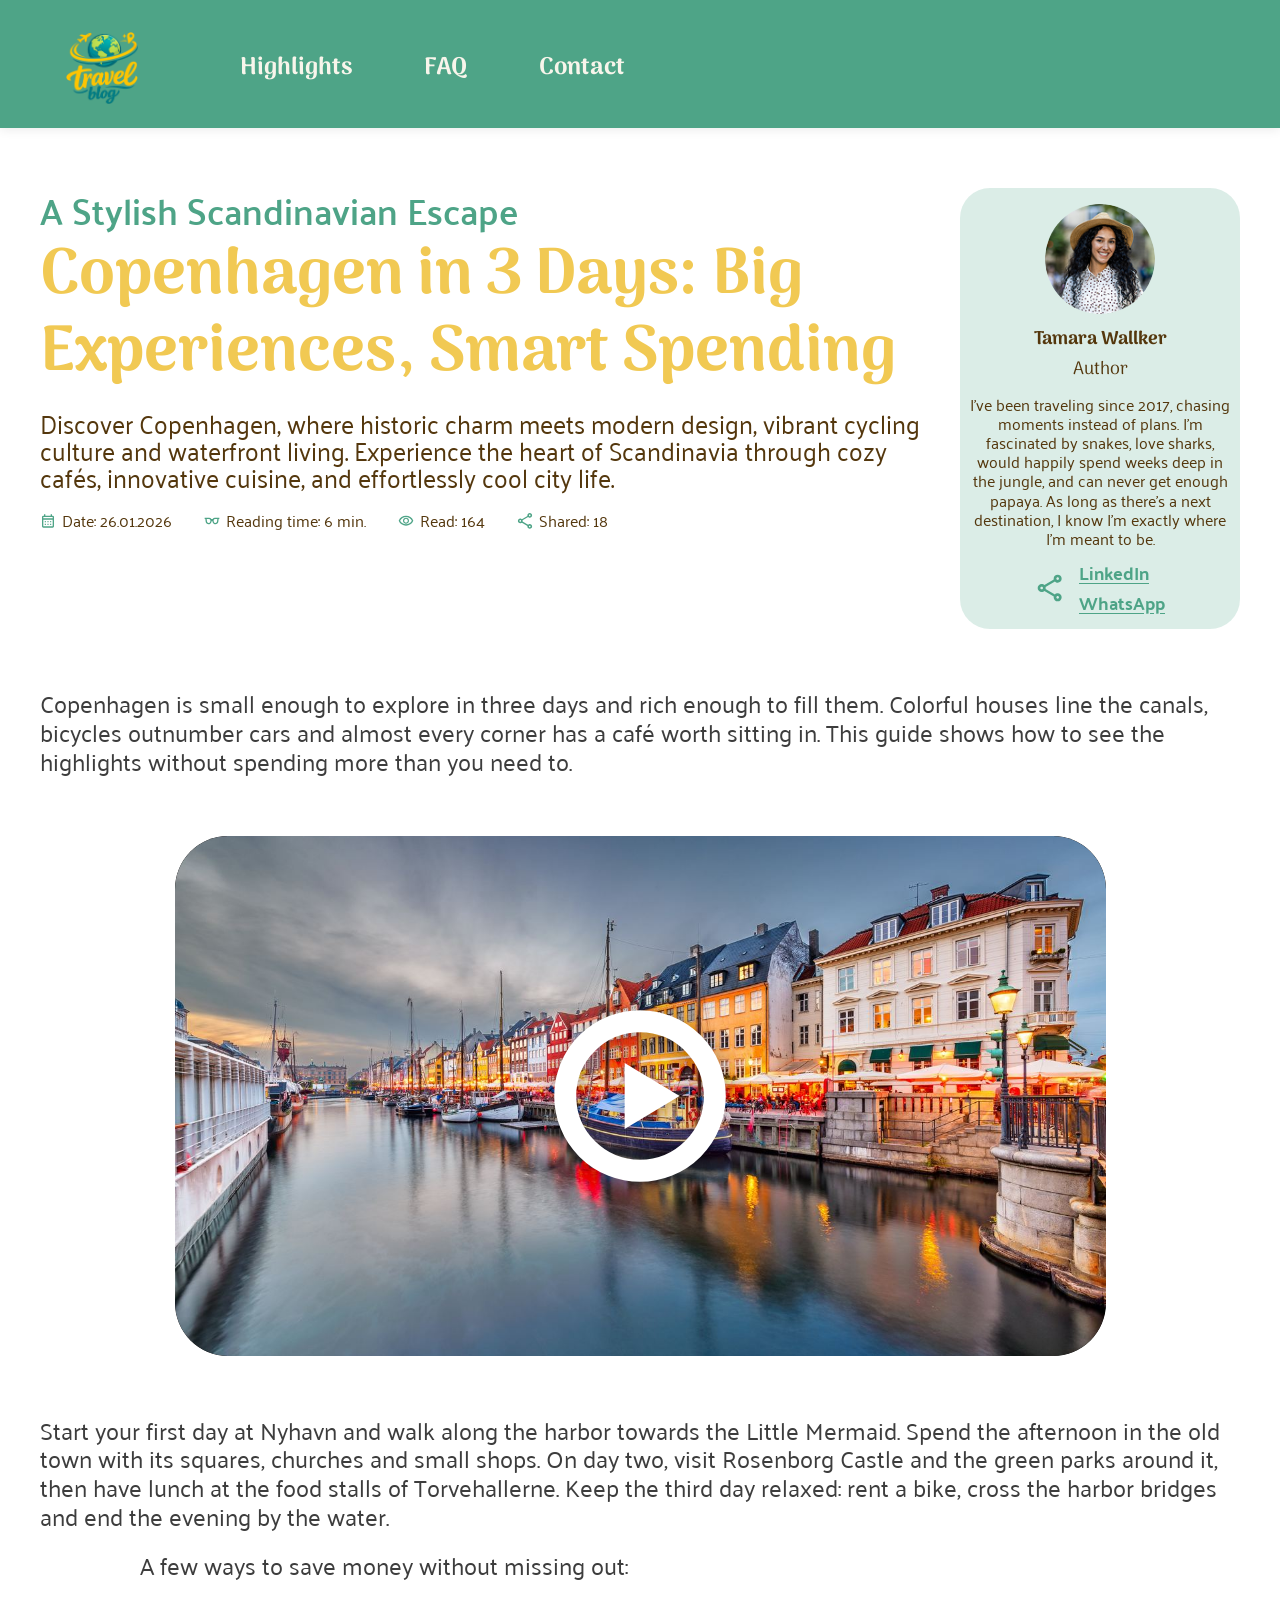
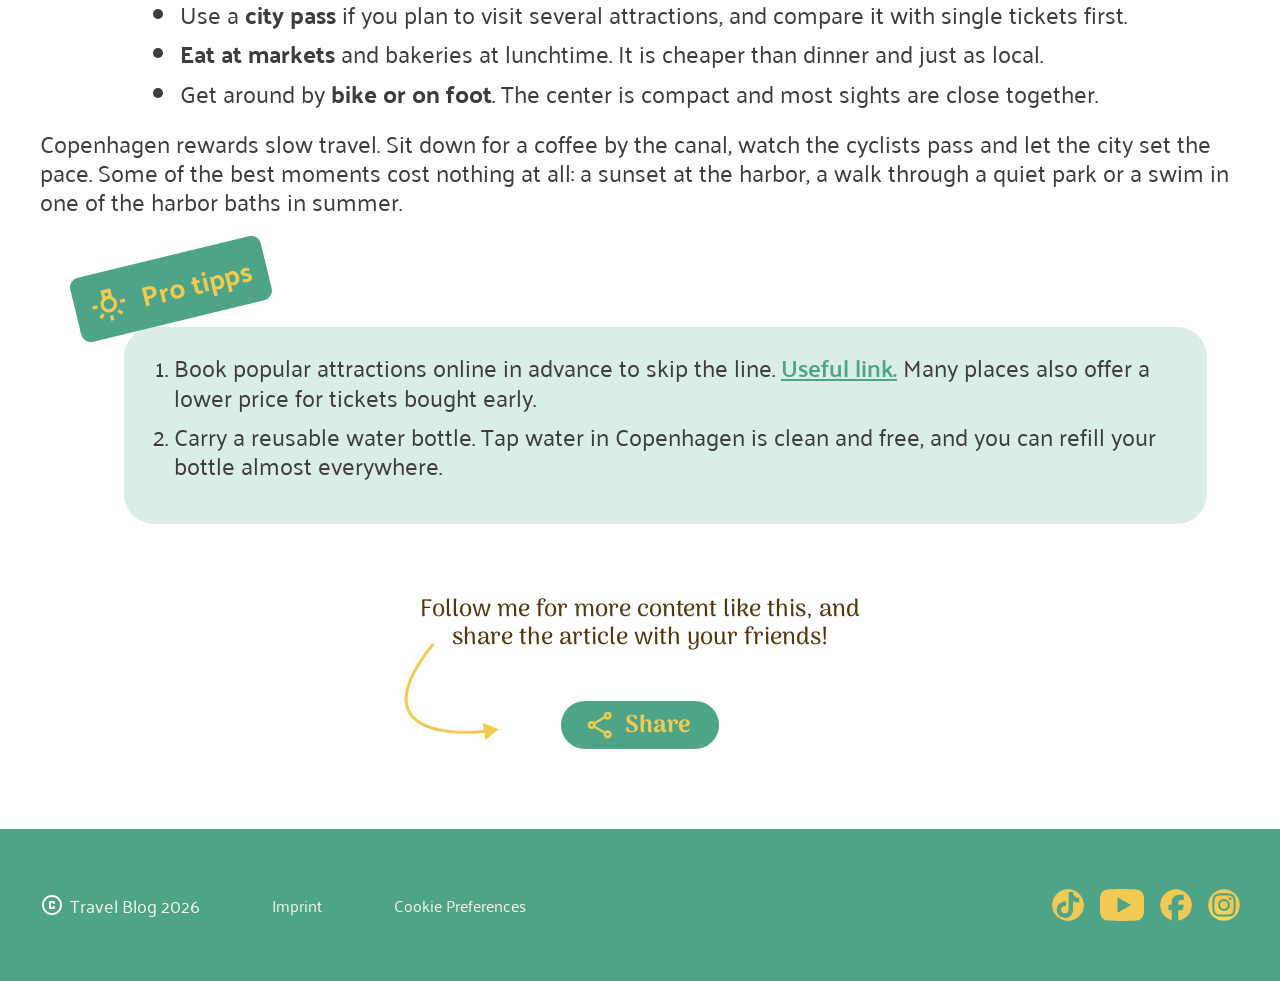
<file: article2.html>
<!DOCTYPE html>
<html lang="en">
<head>
  <meta charset="UTF-8">
  <meta name="viewport" content="width=device-width, initial-scale=1.0">
  <title>Copenhagen in 3 Days – Travel Blog</title>
  <link rel="preconnect" href="https://fonts.googleapis.com">
  <link rel="preconnect" href="https://fonts.gstatic.com" crossorigin>
  <link href="https://fonts.googleapis.com/css2?family=Arima:wght@400;500;600;700&family=Palanquin:wght@400;500;600;700&display=swap" rel="stylesheet">
  <link rel="stylesheet" href="font.css">
  <link rel="stylesheet" href="style.css">
  <link rel="icon" href="assets/images/logo.png" type="image/png">
</head>
<body>
  <header class="header">
    <div class="header-inner">
      <a href="index.html" class="logo">
        <img src="assets/images/logo.png" alt="Travel Blog" class="logo-img">
      </a>
      <nav class="nav desktop-nav">
        <a href="index.html#highlights">Highlights</a>
        <a href="index.html#faq">FAQ</a>
        <a href="index.html#contact">Contact</a>
      </nav>
    </div>
  </header>
  <section class="article-hero">
    <div class="article-hero-inner">
      <div class="article-content">
        <p class="article-kicker">A Stylish Scandinavian Escape</p>
        <h1>Copenhagen in 3 Days: Big Experiences, Smart Spending</h1>
        <p class="article-lead article-lead--compact">Discover Copenhagen, where historic charm meets modern design, vibrant cycling culture and waterfront living. Experience the heart of Scandinavia through cozy cafés, innovative cuisine, and effortlessly cool city life.</p>
        <div class="article-meta">
          <span><img src="assets/icons/calendar_month.svg" alt="" class="meta-icon" width="16" height="16"> Date: 26.01.2026</span>
          <span><img src="assets/icons/eyeglasses.svg" alt="" class="meta-icon" width="16" height="16"> Reading time: 6 min.</span>
          <span><img src="assets/icons/visibility.svg" alt="" class="meta-icon" width="16" height="16"> Read: 164</span>
          <span><img src="assets/icons/share_meta.svg" alt="" class="meta-icon" width="16" height="16"> Shared: 18</span>
        </div>
      </div>
      <aside class="author-card">
        <img src="assets/images/author.png" alt="Tamara Wallker" class="author-img">
        <h3>Tamara Wallker</h3>
        <p class="author-role">Author</p>
        <p class="author-bio">I've been traveling since 2017, chasing moments instead of plans. I'm fascinated by snakes, love sharks, would happily spend weeks deep in the jungle, and can never get enough papaya. As long as there's a next destination, I know I'm exactly where I'm meant to be.</p>
              <div class="author-links">
          <img src="assets/icons/share_teal.svg" alt="" class="author-share-icon" width="32" height="32">
          <div class="author-link-list">
            <a href="#" class="author-linkedin">LinkedIn</a>
            <a href="#" class="author-whatsapp">WhatsApp</a>
          </div>
        </div>
      </aside>
    </div>
  </section>

  <!-- VIDEO-ABSCHNITT -->
  <section class="article-body article-body--pre-video">
    <p>Copenhagen is small enough to explore in three days and rich enough to fill them. Colorful houses line the canals, bicycles outnumber cars and almost every corner has a café worth sitting in. This guide shows how to see the highlights without spending more than you need to.</p>
  </section>

  <section class="article-video-section">
    <div class="video-wrapper" id="videoBox">
      <video
        id="articleVideo"
        poster="assets/images/highlight-copenhagen.jpg"
        playsinline
        preload="metadata"
        title="Copenhagen in 3 Days – Travel Film">
        <!-- Beispielvideo -->
        <source src="https://interactive-examples.mdn.mozilla.net/media/cc0-videos/flower.mp4" type="video/mp4">
        Your browser does not support the video tag.
      </video>
      <button class="video-play-btn" id="videoPlayBtn" aria-label="Play video" type="button">
        <svg viewBox="0 0 80 80" width="80" height="80" aria-hidden="true">
          <circle cx="40" cy="40" r="34" fill="none" stroke="#fff" stroke-width="10"/>
          <polygon points="33,25 33,55 58,40" fill="#fff"/>
        </svg>
      </button>
    </div>
  </section>
  <script>
    (function () {
      var box = document.getElementById('videoBox');
      var vid = document.getElementById('articleVideo');
      var btn = document.getElementById('videoPlayBtn');
      if (!box || !vid || !btn) return;
      function hideBtn() { btn.classList.add('is-hidden'); }
      function showBtn() { if (vid.paused) btn.classList.remove('is-hidden'); }
      btn.addEventListener('click', function () {
        vid.play();
        hideBtn();
      });
      // Wie in Figma zeigt das Video vor dem Start nur das Vorschaubild und den Play-Button.
      // Die Steuerleiste des Browsers erscheint erst, sobald das Video läuft.
      function showControls() { vid.setAttribute('controls', ''); }
      btn.addEventListener('click', showControls);
      vid.addEventListener('play', showControls);
      vid.addEventListener('play', hideBtn);
      vid.addEventListener('pause', showBtn);
      vid.addEventListener('ended', showBtn);
    })();
  </script>

  <section class="article-body">
    <p>Start your first day at Nyhavn and walk along the harbor towards the Little Mermaid. Spend the afternoon in the old town with its squares, churches and small shops. On day two, visit Rosenborg Castle and the green parks around it, then have lunch at the food stalls of Torvehallerne. Keep the third day relaxed: rent a bike, cross the harbor bridges and end the evening by the water.</p>
    <p class="article-list-intro">A few ways to save money without missing out:</p>
    <ul>
      <li>Use a <strong>city pass</strong> if you plan to visit several attractions, and compare it with single tickets first.</li>
      <li><strong>Eat at markets</strong> and bakeries at lunchtime. It is cheaper than dinner and just as local.</li>
      <li>Get around by <strong>bike or on foot</strong>. The center is compact and most sights are close together.</li>
    </ul>
    <p>Copenhagen rewards slow travel. Sit down for a coffee by the canal, watch the cyclists pass and let the city set the pace. Some of the best moments cost nothing at all: a sunset at the harbor, a walk through a quiet park or a swim in one of the harbor baths in summer.</p>
    <div class="pro-tips">
      <div class="pro-tips-label"><img src="assets/icons/wb_incandescent.svg" alt="" width="22" height="22"> Pro tipps</div>
      <ol>
        <li>Book popular attractions online in advance to skip the line. <a href="#" class="pro-tip-link">Useful link.</a> Many places also offer a lower price for tickets bought early.</li>
        <li>Carry a reusable water bottle. Tap water in Copenhagen is clean and free, and you can refill your bottle almost everywhere.</li>
      </ol>
    </div>
    <div class="share-box">
      <p>Follow me for more content like this, and share the article with your friends!</p>
      <div class="share-btn-wrap">
        <button class="btn-share"><img src="assets/icons/share_btn.svg" alt="" class="btn-share-icon" width="32" height="32">Share</button>
        <img src="assets/icons/share-arrow.svg" alt="" class="share-arrow share-arrow--desktop" width="95" height="97" aria-hidden="true">
        <img src="assets/icons/share-arrow-mobile.svg" alt="" class="share-arrow share-arrow--mobile" width="32" height="53" aria-hidden="true">
      </div>
    </div>
  </section>

  <footer class="footer">
    <div class="footer-inner">
      <div class="footer-left">
        <span>Imprint</span>
        <span>Cookie Preferences</span>
        <span class="footer-copyright"><img src="assets/icons/copyright.svg" alt="" class="copyright-icon" width="24" height="24"><span><span class="copyright-brand">Travel</span> Blog 2026</span></span>
      </div>
      <div class="footer-social">
        <a href="https://www.tiktok.com/" target="_blank" rel="noopener noreferrer" aria-label="TikTok" class="social-icon">
          <img src="assets/icons/tiktok.svg" alt="TikTok" width="32" height="32">
        </a>
        <a href="https://www.youtube.com/" target="_blank" rel="noopener noreferrer" aria-label="YouTube" class="social-icon">
          <img src="assets/icons/youtube.svg" alt="YouTube" width="44" height="32">
        </a>
        <a href="https://www.facebook.com/" target="_blank" rel="noopener noreferrer" aria-label="Facebook" class="social-icon">
          <img src="assets/icons/facebook.svg" alt="Facebook" width="32" height="32">
        </a>
        <a href="https://www.instagram.com/" target="_blank" rel="noopener noreferrer" aria-label="Instagram" class="social-icon">
          <img src="assets/icons/instagram.svg" alt="Instagram" width="32" height="32">
        </a>
      </div>
    </div>
  </footer>

  <nav class="bottom-nav mobile-only">
    <a href="index.html" class="bottom-nav-item active">
      <img src="assets/icons/nav-home.svg" alt="Home" width="24" height="24">
    </a>
    <a href="index.html#highlights" class="bottom-nav-item">
      <img src="assets/icons/nav-highlights.svg" alt="Highlights" width="24" height="24">
    </a>
    <a href="index.html#faq" class="bottom-nav-item">
      <img src="assets/icons/nav-faq.svg" alt="FAQ" width="24" height="24">
    </a>
    <a href="index.html#contact" class="bottom-nav-item">
      <img src="assets/icons/nav-contact.svg" alt="Contact" width="24" height="24">
    </a>
  </nav>

  <script src="script.js"></script>
</body>
</html>
</file>
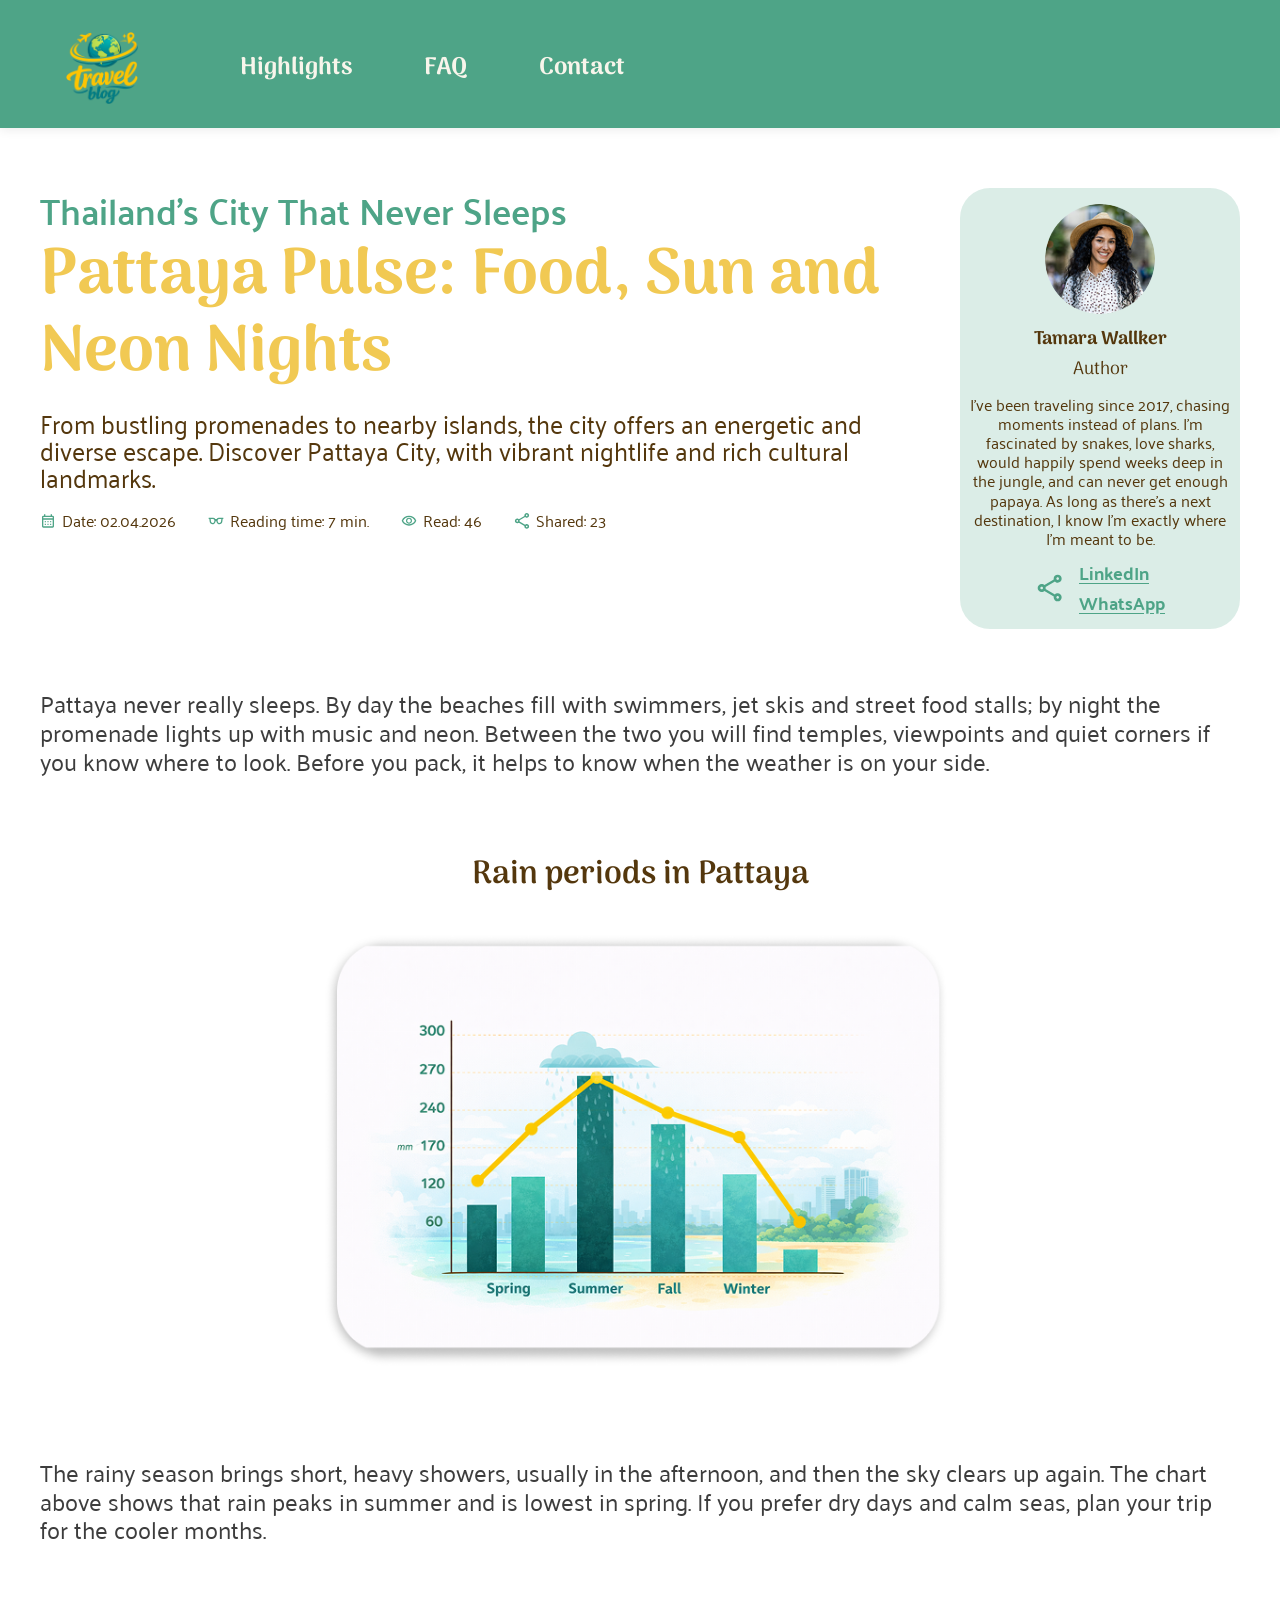
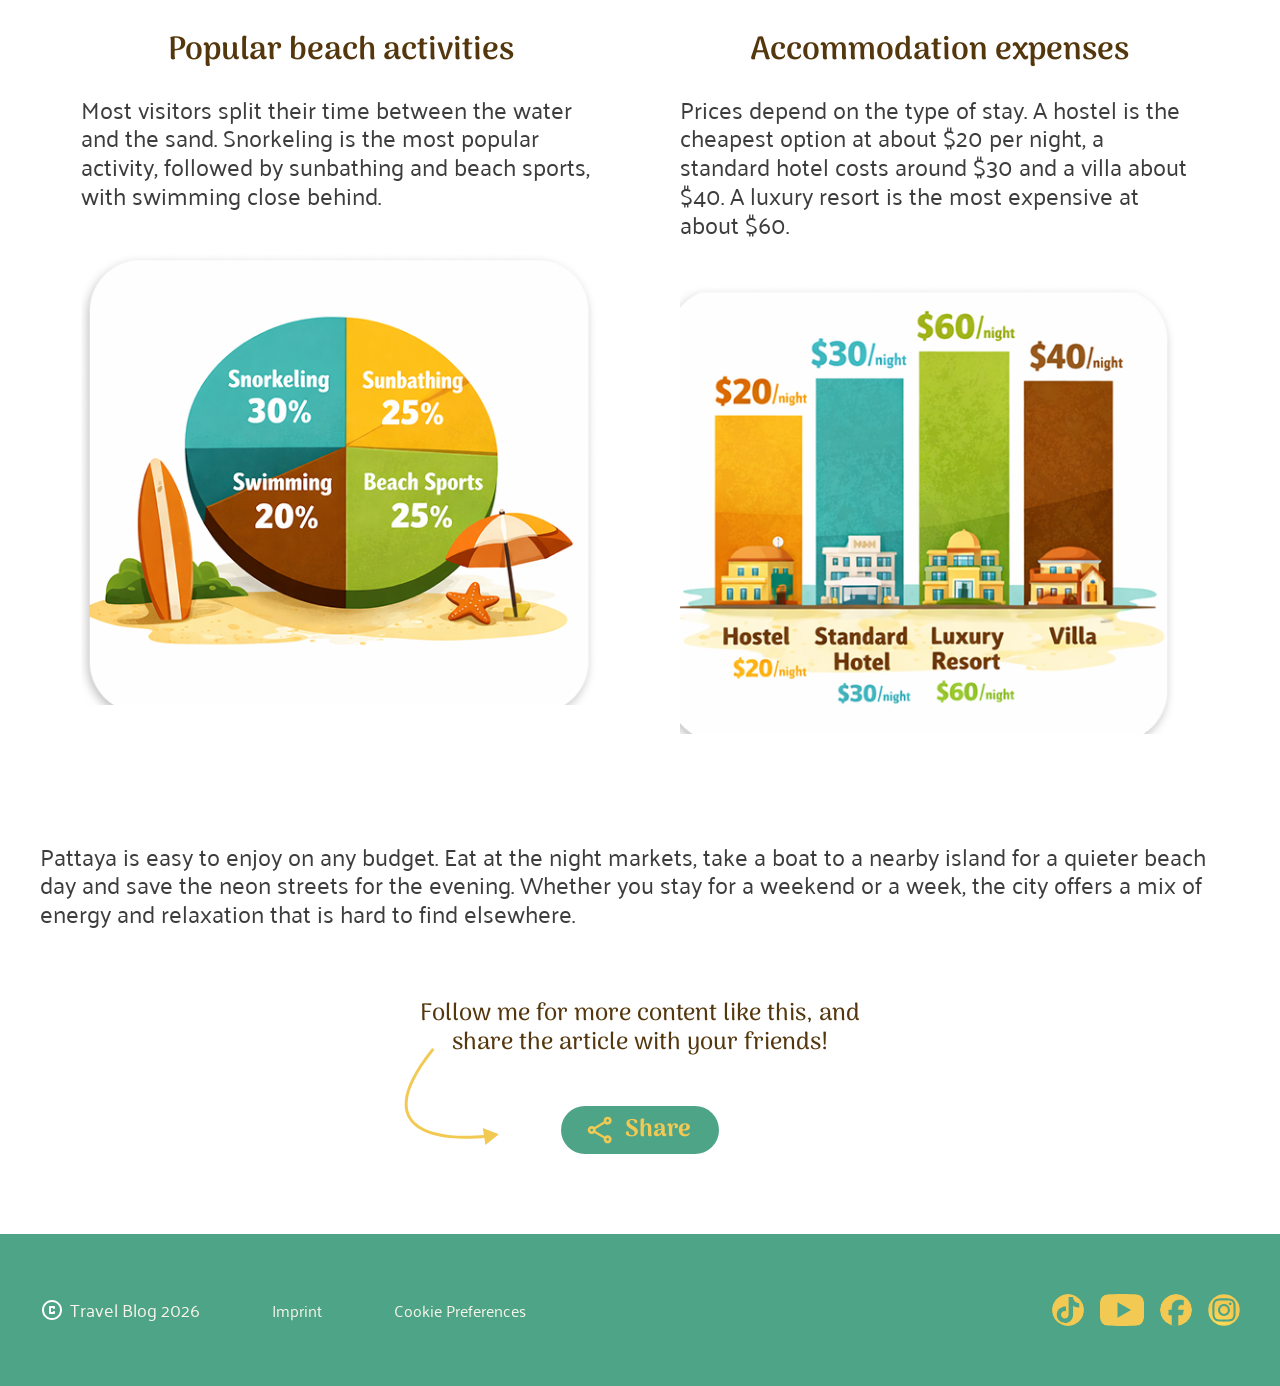
<file: article3.html>
<!DOCTYPE html>
<html lang="en">
<head>
  <meta charset="UTF-8">
  <meta name="viewport" content="width=device-width, initial-scale=1.0">
  <title>Pattaya Pulse – Travel Blog</title>
  <link rel="preconnect" href="https://fonts.googleapis.com">
  <link rel="preconnect" href="https://fonts.gstatic.com" crossorigin>
  <link href="https://fonts.googleapis.com/css2?family=Arima:wght@400;500;600;700&family=Palanquin:wght@400;500;600;700&display=swap" rel="stylesheet">
  <link rel="stylesheet" href="font.css">
  <link rel="stylesheet" href="style.css">
  <link rel="icon" href="assets/images/logo.png" type="image/png">
  <style>
    /* Diagramm-Bereich wie in Figma: Die Diagramm-Bilder sind selbst schon die abgerundeten Karten
       (Figma: 640 x 436px und 519 x 471px, Radius 53px). Sie liegen nicht in einer weiteren Karte. */
    .graph-section { padding: 0 20px; max-width: 1240px; margin: 0 auto; }
    .graph-title {
      font-family: 'Arima', serif;
      font-size: 2rem;            /* Figma: 32px, Gewicht 600, Zeilenhöhe 120 % */
      font-weight: 600;
      line-height: 1.2;
      color: #54370D;
      text-align: center;
      margin: 40px 0 24px;
    }
    .graph-card { background: none; box-shadow: none; padding: 0; border-radius: 0; text-align: center; }
    .graph-card--full { max-width: 640px; margin: 0 auto 88px; }   /* Figma: 88px bis zum Text */
    .graph-card img { display: block; width: 100%; height: auto; margin: 0 auto; border-radius: 0; }
    .graph-section-text {
      max-width: 1200px;
      margin: 0 auto 88px;        /* Figma: 88px Abstand zwischen den Bereichen */
      font-size: 1.5rem;          /* Figma: 24px, Zeilenhöhe 120 % */
      line-height: 1.2;
      color: #3D3D3D;
    }
    .graph-grid {
      display: grid;
      grid-template-columns: 1fr 1fr;
      gap: 80px;                  /* Figma: zwei Spalten à 519px mit 80px Abstand */
      max-width: 1118px;
      margin: 0 auto 88px;
    }
    .graph-grid .graph-card { display: flex; flex-direction: column; gap: 24px; }
    .graph-card h3 {
      font-family: 'Arima', serif;
      font-size: 2rem;
      font-weight: 600;
      line-height: 1.2;
      color: #54370D;
      margin: 0;
    }
    .graph-card-intro {
      text-align: left;
      font-size: 1.5rem;
      line-height: 1.2;
      color: #3D3D3D;
      margin: 0;
    }
    @media (max-width: 800px) {
      .graph-title, .graph-card h3 { font-size: 1.6rem; }
      .graph-title { margin: 32px 0 20px; }
      .graph-section-text, .graph-card-intro { font-size: 1.05rem; line-height: 1.65; }
      .graph-card--full { margin-bottom: 32px; }       /* Figma mobil: ca. 32px unter dem Diagramm */
      .graph-section-text { margin-bottom: 40px; }
      .graph-grid { grid-template-columns: 1fr; gap: 40px; margin-bottom: 48px; }
      .graph-grid .graph-card { gap: 16px; }
    }
    @media (max-width: 480px) {
      .graph-title, .graph-card h3 { font-size: 1.35rem; }
      .graph-section-text, .graph-card-intro { font-size: 1rem; }
    }
  </style>
</head>
<body>
  <header class="header">
    <div class="header-inner">
      <a href="index.html" class="logo">
        <img src="assets/images/logo.png" alt="Travel Blog" class="logo-img">
      </a>
      <nav class="nav desktop-nav">
        <a href="index.html#highlights">Highlights</a>
        <a href="index.html#faq">FAQ</a>
        <a href="index.html#contact">Contact</a>
      </nav>
    </div>
  </header>
  <section class="article-hero">
    <div class="article-hero-inner">
      <div class="article-content">
        <p class="article-kicker">Thailand's City That Never Sleeps</p>
        <h1>Pattaya Pulse: Food, Sun and Neon Nights</h1>
        <p class="article-lead article-lead--compact">From bustling promenades to nearby islands, the city offers an energetic and diverse escape. Discover Pattaya City, with vibrant nightlife and rich cultural landmarks.</p>
        <div class="article-meta">
          <span><img src="assets/icons/calendar_month.svg" alt="" class="meta-icon" width="16" height="16"> Date: 02.04.2026</span>
          <span><img src="assets/icons/eyeglasses.svg" alt="" class="meta-icon" width="16" height="16"> Reading time: 7 min.</span>
          <span><img src="assets/icons/visibility.svg" alt="" class="meta-icon" width="16" height="16"> Read: 46</span>
          <span><img src="assets/icons/share_meta.svg" alt="" class="meta-icon" width="16" height="16"> Shared: 23</span>
        </div>
      </div>
      <aside class="author-card">
        <img src="assets/images/author.png" alt="Tamara Wallker" class="author-img">
        <h3>Tamara Wallker</h3>
        <p class="author-role">Author</p>
        <p class="author-bio">I've been traveling since 2017, chasing moments instead of plans. I'm fascinated by snakes, love sharks, would happily spend weeks deep in the jungle, and can never get enough papaya. As long as there's a next destination, I know I'm exactly where I'm meant to be.</p>
              <div class="author-links">
          <img src="assets/icons/share_teal.svg" alt="" class="author-share-icon" width="32" height="32">
          <div class="author-link-list">
            <a href="#" class="author-linkedin">LinkedIn</a>
            <a href="#" class="author-whatsapp">WhatsApp</a>
          </div>
        </div>
      </aside>
    </div>
  </section>

  <!-- DIAGRAMM-ABSCHNITT -->
  <section class="article-body article-body--pre-graph">
    <p>Pattaya never really sleeps. By day the beaches fill with swimmers, jet skis and street food stalls; by night the promenade lights up with music and neon. Between the two you will find temples, viewpoints and quiet corners if you know where to look. Before you pack, it helps to know when the weather is on your side.</p>
  </section>

  <section class="graph-section">
    <h2 class="graph-title">Rain periods in Pattaya</h2>
    <div class="graph-card graph-card--full">
      <img src="assets/images/chart-rain-pattaya.png" alt="Rain levels in Pattaya by season: low in Spring, peaking in Summer, tapering through Fall and Winter">
    </div>

    <p class="graph-section-text">The rainy season brings short, heavy showers, usually in the afternoon, and then the sky clears up again. The chart above shows that rain peaks in summer and is lowest in spring. If you prefer dry days and calm seas, plan your trip for the cooler months.</p>

    <div class="graph-grid">
      <div class="graph-card">
        <h3>Popular beach activities</h3>
        <p class="graph-card-intro">Most visitors split their time between the water and the sand. Snorkeling is the most popular activity, followed by sunbathing and beach sports, with swimming close behind.</p>
        <img src="assets/images/chart-beach-activities-pie.png" alt="Popular beach activities: Snorkeling 30%, Sunbathing 25%, Beach Sports 25%, Swimming 20%">
      </div>
      <div class="graph-card">
        <h3>Accommodation expenses</h3>
        <p class="graph-card-intro">Prices depend on the type of stay. A hostel is the cheapest option at about $20 per night, a standard hotel costs around $30 and a villa about $40. A luxury resort is the most expensive at about $60.</p>
        <img src="assets/images/chart-accommodation-expenses.png" alt="Average nightly rates: Hostel $20, Standard Hotel $30, Luxury Resort $60, Villa $40">
      </div>
    </div>
  </section>

  <section class="article-body">
    <p>Pattaya is easy to enjoy on any budget. Eat at the night markets, take a boat to a nearby island for a quieter beach day and save the neon streets for the evening. Whether you stay for a weekend or a week, the city offers a mix of energy and relaxation that is hard to find elsewhere.</p>
    <div class="share-box">
      <p>Follow me for more content like this, and share the article with your friends!</p>
      <div class="share-btn-wrap">
        <button class="btn-share"><img src="assets/icons/share_btn.svg" alt="" class="btn-share-icon" width="32" height="32">Share</button>
        <img src="assets/icons/share-arrow.svg" alt="" class="share-arrow share-arrow--desktop" width="95" height="97" aria-hidden="true">
        <img src="assets/icons/share-arrow-mobile.svg" alt="" class="share-arrow share-arrow--mobile" width="32" height="53" aria-hidden="true">
      </div>
    </div>
  </section>

  <footer class="footer">
    <div class="footer-inner">
      <div class="footer-left">
        <span>Imprint</span>
        <span>Cookie Preferences</span>
        <span class="footer-copyright"><img src="assets/icons/copyright.svg" alt="" class="copyright-icon" width="24" height="24"><span><span class="copyright-brand">Travel</span> Blog 2026</span></span>
      </div>
      <div class="footer-social">
        <a href="https://www.tiktok.com/" target="_blank" rel="noopener noreferrer" aria-label="TikTok" class="social-icon">
          <img src="assets/icons/tiktok.svg" alt="TikTok" width="32" height="32">
        </a>
        <a href="https://www.youtube.com/" target="_blank" rel="noopener noreferrer" aria-label="YouTube" class="social-icon">
          <img src="assets/icons/youtube.svg" alt="YouTube" width="44" height="32">
        </a>
        <a href="https://www.facebook.com/" target="_blank" rel="noopener noreferrer" aria-label="Facebook" class="social-icon">
          <img src="assets/icons/facebook.svg" alt="Facebook" width="32" height="32">
        </a>
        <a href="https://www.instagram.com/" target="_blank" rel="noopener noreferrer" aria-label="Instagram" class="social-icon">
          <img src="assets/icons/instagram.svg" alt="Instagram" width="32" height="32">
        </a>
      </div>
    </div>
  </footer>

  <nav class="bottom-nav mobile-only">
    <a href="index.html" class="bottom-nav-item active">
      <img src="assets/icons/nav-home.svg" alt="Home" width="24" height="24">
    </a>
    <a href="index.html#highlights" class="bottom-nav-item">
      <img src="assets/icons/nav-highlights.svg" alt="Highlights" width="24" height="24">
    </a>
    <a href="index.html#faq" class="bottom-nav-item">
      <img src="assets/icons/nav-faq.svg" alt="FAQ" width="24" height="24">
    </a>
    <a href="index.html#contact" class="bottom-nav-item">
      <img src="assets/icons/nav-contact.svg" alt="Contact" width="24" height="24">
    </a>
  </nav>

  <script src="script.js"></script>
</body>
</html>
</file>
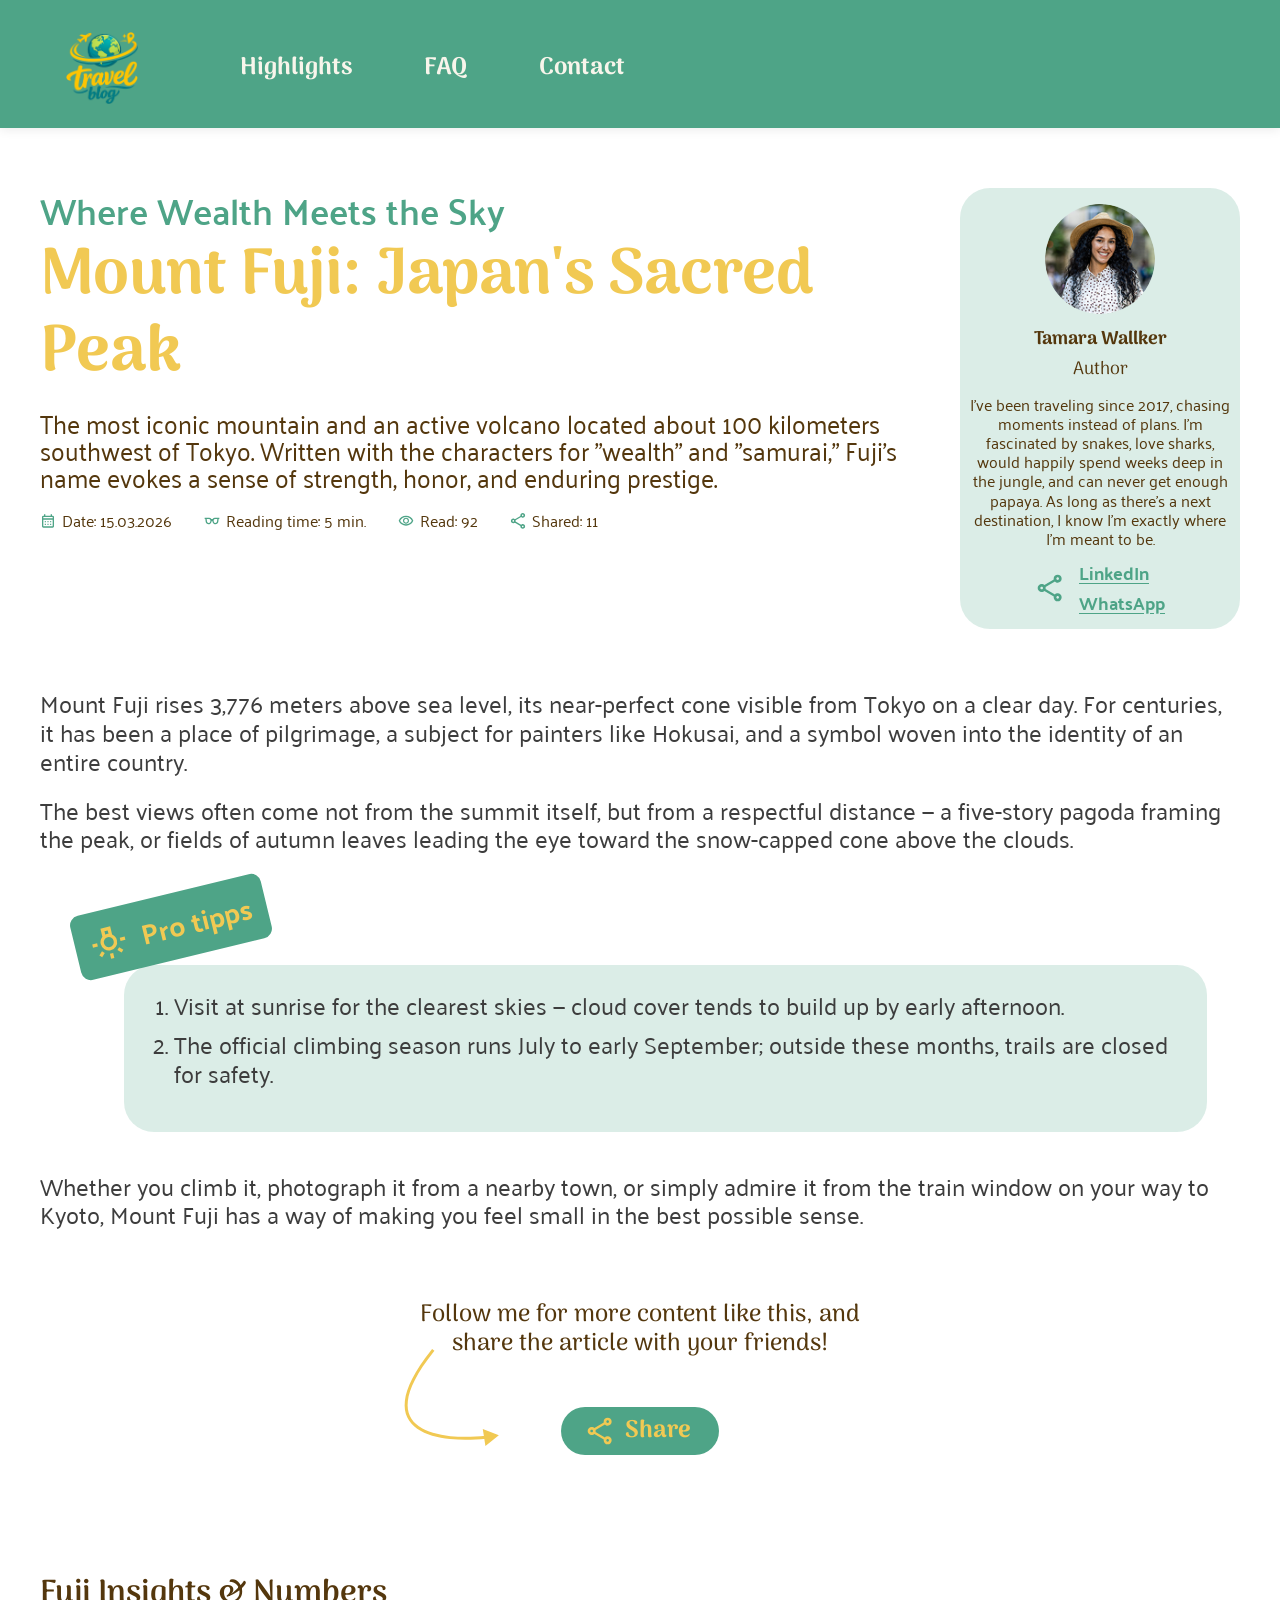
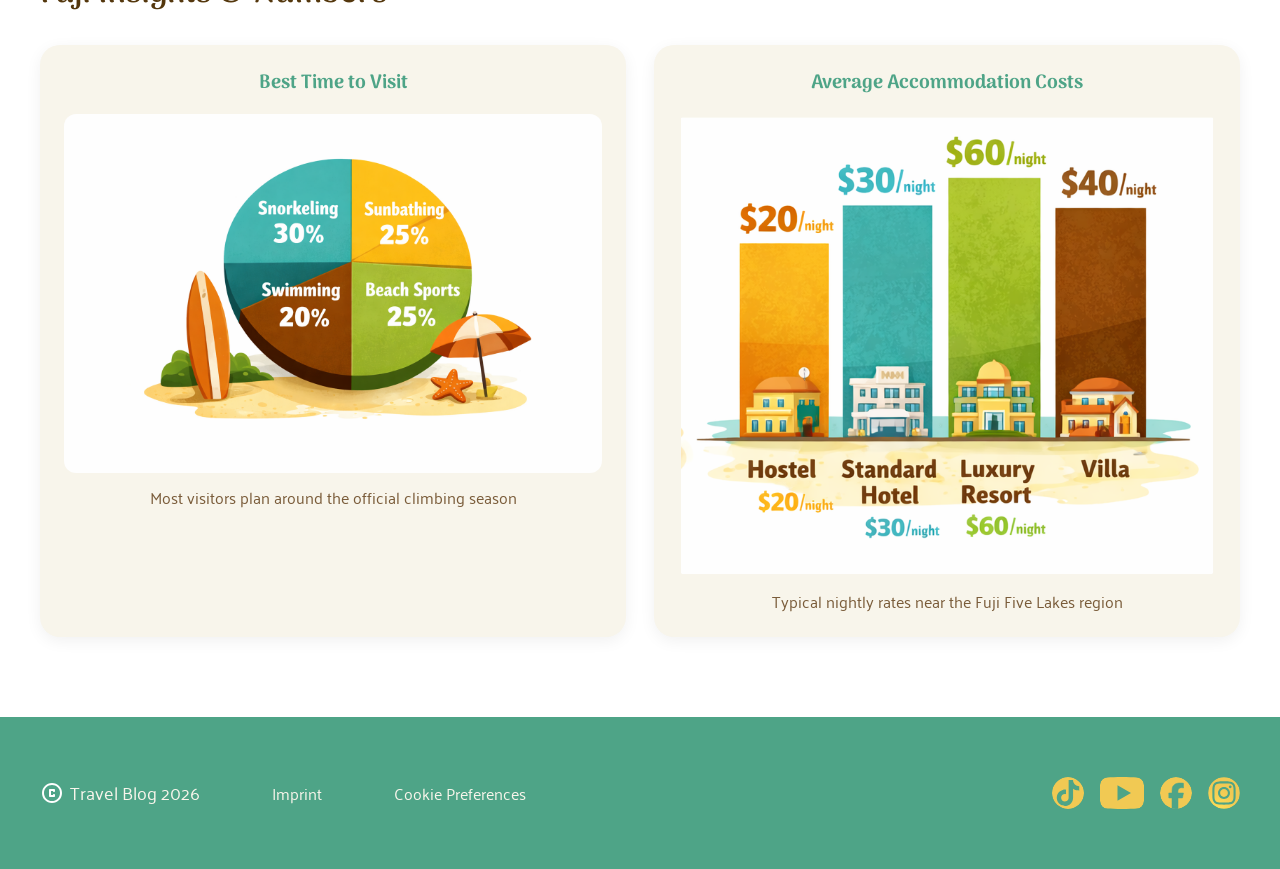
<file: article4.html>
<!DOCTYPE html>
<html lang="en">
<head>
  <meta charset="UTF-8">
  <meta name="viewport" content="width=device-width, initial-scale=1.0">
  <title>Mount Fuji – Travel Blog</title>
  <link rel="preconnect" href="https://fonts.googleapis.com">
  <link rel="preconnect" href="https://fonts.gstatic.com" crossorigin>
  <link href="https://fonts.googleapis.com/css2?family=Arima:wght@400;500;600;700&family=Palanquin:wght@400;500;600;700&display=swap" rel="stylesheet">
  <link rel="stylesheet" href="font.css">
  <link rel="stylesheet" href="style.css">
  <link rel="icon" href="assets/images/logo.png" type="image/png">
</head>
<body>
  <header class="header">
    <div class="header-inner">
      <a href="index.html" class="logo">
        <img src="assets/images/logo.png" alt="Travel Blog" class="logo-img">
      </a>
      <nav class="nav desktop-nav">
        <a href="index.html#highlights">Highlights</a>
        <a href="index.html#faq">FAQ</a>
        <a href="index.html#contact">Contact</a>
      </nav>
    </div>
  </header>

  <!-- ARTIKELKOPF + AUTOR -->
  <section class="article-hero">
    <div class="article-hero-inner">
      <div class="article-content">
        <p class="article-kicker">Where Wealth Meets the Sky</p>
        <h1>Mount Fuji: Japan's Sacred Peak</h1>
        <p class="article-lead article-lead--compact">The most iconic mountain and an active volcano located about 100 kilometers southwest of Tokyo. Written with the characters for "wealth" and "samurai," Fuji's name evokes a sense of strength, honor, and enduring prestige.</p>
        <div class="article-meta">
          <span><img src="assets/icons/calendar_month.svg" alt="" class="meta-icon" width="16" height="16"> Date: 15.03.2026</span>
          <span><img src="assets/icons/eyeglasses.svg" alt="" class="meta-icon" width="16" height="16"> Reading time: 5 min.</span>
          <span><img src="assets/icons/visibility.svg" alt="" class="meta-icon" width="16" height="16"> Read: 92</span>
          <span><img src="assets/icons/share_meta.svg" alt="" class="meta-icon" width="16" height="16"> Shared: 11</span>
        </div>
      </div>
      <aside class="author-card">
        <img src="assets/images/author.png" alt="Tamara Wallker" class="author-img">
        <h3>Tamara Wallker</h3>
        <p class="author-role">Author</p>
        <p class="author-bio">I've been traveling since 2017, chasing moments instead of plans. I'm fascinated by snakes, love sharks, would happily spend weeks deep in the jungle, and can never get enough papaya. As long as there's a next destination, I know I'm exactly where I'm meant to be.</p>
              <div class="author-links">
          <img src="assets/icons/share_teal.svg" alt="" class="author-share-icon" width="32" height="32">
          <div class="author-link-list">
            <a href="#" class="author-linkedin">LinkedIn</a>
            <a href="#" class="author-whatsapp">WhatsApp</a>
          </div>
        </div>
      </aside>
    </div>
  </section>

  <!-- ARTIKELTEXT -->
  <section class="article-body">
    <p>Mount Fuji rises 3,776 meters above sea level, its near-perfect cone visible from Tokyo on a clear day. For centuries, it has been a place of pilgrimage, a subject for painters like Hokusai, and a symbol woven into the identity of an entire country.</p>
    <p>The best views often come not from the summit itself, but from a respectful distance — a five-story pagoda framing the peak, or fields of autumn leaves leading the eye toward the snow-capped cone above the clouds.</p>
    <div class="pro-tips">
      <div class="pro-tips-label"><img src="assets/icons/wb_incandescent.svg" alt="" width="22" height="22"> Pro tipps</div>
      <ol>
        <li>Visit at sunrise for the clearest skies — cloud cover tends to build up by early afternoon.</li>
        <li>The official climbing season runs July to early September; outside these months, trails are closed for safety.</li>
      </ol>
    </div>
    <p>Whether you climb it, photograph it from a nearby town, or simply admire it from the train window on your way to Kyoto, Mount Fuji has a way of making you feel small in the best possible sense.</p>
    <div class="share-box">
      <p>Follow me for more content like this, and share the article with your friends!</p>
      <div class="share-btn-wrap">
        <button class="btn-share"><img src="assets/icons/share_btn.svg" alt="" class="btn-share-icon" width="32" height="32">Share</button>
        <img src="assets/icons/share-arrow.svg" alt="" class="share-arrow share-arrow--desktop" width="95" height="97" aria-hidden="true">
        <img src="assets/icons/share-arrow-mobile.svg" alt="" class="share-arrow share-arrow--mobile" width="32" height="53" aria-hidden="true">
      </div>
    </div>
  </section>

  <!-- DIAGRAMME -->
  <section class="article-charts">
    <h2 class="article-section-title">Fuji Insights &amp; Numbers</h2>
    <div class="charts-grid">
      <div class="chart-card">
        <h3>Best Time to Visit</h3>
        <img src="assets/images/chart-accommodation.png"
             alt="Chart showing visitor preference by season, peaking in summer climbing season">
        <p class="chart-caption">Most visitors plan around the official climbing season</p>
      </div>
      <div class="chart-card">
        <h3>Average Accommodation Costs</h3>
        <img src="assets/images/chart-beach-activities.png"
             alt="Bar chart of average nightly rates near Mount Fuji: Hostel $25, Standard Hotel $45, Ryokan $80, Villa $60">
        <p class="chart-caption">Typical nightly rates near the Fuji Five Lakes region</p>
      </div>
    </div>
  </section>

  <footer class="footer">
    <div class="footer-inner">
      <div class="footer-left">
        <span>Imprint</span>
        <span>Cookie Preferences</span>
        <span class="footer-copyright"><img src="assets/icons/copyright.svg" alt="" class="copyright-icon" width="24" height="24"><span><span class="copyright-brand">Travel</span> Blog 2026</span></span>
      </div>
      <div class="footer-social">
        <a href="https://www.tiktok.com/" target="_blank" rel="noopener noreferrer" aria-label="TikTok" class="social-icon">
          <img src="assets/icons/tiktok.svg" alt="TikTok" width="32" height="32">
        </a>
        <a href="https://www.youtube.com/" target="_blank" rel="noopener noreferrer" aria-label="YouTube" class="social-icon">
          <img src="assets/icons/youtube.svg" alt="YouTube" width="44" height="32">
        </a>
        <a href="https://www.facebook.com/" target="_blank" rel="noopener noreferrer" aria-label="Facebook" class="social-icon">
          <img src="assets/icons/facebook.svg" alt="Facebook" width="32" height="32">
        </a>
        <a href="https://www.instagram.com/" target="_blank" rel="noopener noreferrer" aria-label="Instagram" class="social-icon">
          <img src="assets/icons/instagram.svg" alt="Instagram" width="32" height="32">
        </a>
      </div>
    </div>
  </footer>

  <nav class="bottom-nav mobile-only">
    <a href="index.html" class="bottom-nav-item active">
      <img src="assets/icons/nav-home.svg" alt="Home" width="24" height="24">
    </a>
    <a href="index.html#highlights" class="bottom-nav-item">
      <img src="assets/icons/nav-highlights.svg" alt="Highlights" width="24" height="24">
    </a>
    <a href="index.html#faq" class="bottom-nav-item">
      <img src="assets/icons/nav-faq.svg" alt="FAQ" width="24" height="24">
    </a>
    <a href="index.html#contact" class="bottom-nav-item">
      <img src="assets/icons/nav-contact.svg" alt="Contact" width="24" height="24">
    </a>
  </nav>

  <script src="script.js"></script>
</body>
</html>
</file>
<file: font.css>
/* arima-regular - latin */
@font-face {
  font-display: swap;
  font-family: 'Arima';
  font-style: normal;
  font-weight: 400;
  src: url('assets/fonts/arima-v7-latin-regular.woff2') format('woff2');
}
/* arima-500 - latin */
@font-face {
  font-display: swap;
  font-family: 'Arima';
  font-style: normal;
  font-weight: 500;
  src: url('assets/fonts/arima-v7-latin-500.woff2') format('woff2');
}
/* arima-600 - latin */
@font-face {
  font-display: swap;
  font-family: 'Arima';
  font-style: normal;
  font-weight: 600;
  src: url('assets/fonts/arima-v7-latin-600.woff2') format('woff2');
}
/* arima-700 - latin */
@font-face {
  font-display: swap;
  font-family: 'Arima';
  font-style: normal;
  font-weight: 700;
  src: url('assets/fonts/arima-v7-latin-700.woff2') format('woff2');
}
/* palanquin-dark-regular - latin */
@font-face {
  font-display: swap;
  font-family: 'Palanquin Dark';
  font-style: normal;
  font-weight: 400;
  src: url('assets/fonts/palanquin-dark-v17-latin-regular.woff2') format('woff2');
}
/* palanquin-dark-500 - latin */
@font-face {
  font-display: swap;
  font-family: 'Palanquin Dark';
  font-style: normal;
  font-weight: 500;
  src: url('assets/fonts/palanquin-dark-v17-latin-500.woff2') format('woff2');
}
/* palanquin-dark-600 - latin */
@font-face {
  font-display: swap;
  font-family: 'Palanquin Dark';
  font-style: normal;
  font-weight: 600;
  src: url('assets/fonts/palanquin-dark-v17-latin-600.woff2') format('woff2');
}
/* palanquin-dark-700 - latin */
@font-face {
  font-display: swap;
  font-family: 'Palanquin Dark';
  font-style: normal;
  font-weight: 700;
  src: url('assets/fonts/palanquin-dark-v17-latin-700.woff2') format('woff2');
}
/* palanquin-regular - latin */
@font-face {
  font-display: swap;
  font-family: 'Palanquin';
  font-style: normal;
  font-weight: 400;
  src: url('assets/fonts/palanquin-v17-latin-regular.woff2') format('woff2');
}
/* palanquin-500 - latin */
@font-face {
  font-display: swap;
  font-family: 'Palanquin';
  font-style: normal;
  font-weight: 500;
  src: url('assets/fonts/palanquin-v17-latin-500.woff2') format('woff2');
}
/* palanquin-600 - latin */
@font-face {
  font-display: swap;
  font-family: 'Palanquin';
  font-style: normal;
  font-weight: 600;
  src: url('assets/fonts/palanquin-v17-latin-600.woff2') format('woff2');
}
/* palanquin-700 - latin */
@font-face {
  font-display: swap;
  font-family: 'Palanquin';
  font-style: normal;
  font-weight: 700;
  src: url('assets/fonts/palanquin-v17-latin-700.woff2') format('woff2');
}
</file>
<file: standard.css>
html {
    font-size: 16px;
}

* {
    margin: 0;
    box-sizing: border-box;
    scroll-behavior: smooth;

}
</file>
<file: variabels.css>
:root {
    --Primary-green:rgba(78, 164, 135, 1);
    --Primary-gelb: rgba(241, 201, 83, 1);
    --headings:'Arima';
    --normal-text:'Palanquin'

}
</file>
<file: style.css>
/* ===== Layout für große Bildschirme ===== */
/* Header & Footer: randlos (Hintergrund volle Breite), Inhalt überall auf EINER Linie:
   Inhaltsbreite 1200px (Figma: Carousel/Footer-Inhalt = 1200px), zentriert, seitlicher Abstand 20px */

:root {
  --gutter: 20px;
  --content-max: 1240px;   /* 1200px Inhalt + 2 x 20px Abstand (border-box) */
  --max-width: 1240px;
  --teal: #4EA487;
  --yellow: #F1C953;
  --brown: #54370D;
  --brown-light: #7a5c3a;
  --white: #FFFFFF;
  --header-height: 128px;
  --teal-dark: #3d8a6f;
  --transition: 0.25s ease;
}

/* ===== Reset ===== */
*, *::before, *::after {
  margin: 0;
  padding: 0;
  box-sizing: border-box;
}

html {
  scroll-behavior: smooth;
  height: 100%;
}

main { flex: 1 0 auto; width: 100%; }
body {
  font-family: 'Palanquin', sans-serif;
  color: var(--brown);
  background: var(--white);
  line-height: 1.5;
  overflow-x: hidden;
  padding-bottom: 0;
  /* Sticky Footer: Body füllt die volle Viewport-Höhe */
  min-height: 100vh;
  display: flex;
  flex-direction: column;
}

h1, h2, h3, h4 {
  font-family: 'Arima', serif;
  font-weight: 700;
}

a {
  text-decoration: none;
  color: inherit;
  transition: color var(--transition);
}

button, a, input, textarea, select {
  cursor: pointer;
  transition: all var(--transition);
}

img {
  max-width: 100%;
  display: block;
}

/* ===== Hilfsklassen ===== */
.desktop-only { display: block; }
.mobile-only { display: none; }

@media (max-width: 768px) {
  .desktop-only { display: none !important; }
  .mobile-only { display: flex !important; }
}

/* ===== Kopfzeile ===== */
.header {
  background: var(--teal);
  height: var(--header-height);
  width: 100%;
  position: sticky;
  top: 0;
  z-index: 100;
  box-shadow: 0 2px 10px rgba(0,0,0,0.08);
}

.header-inner {
  max-width: var(--content-max);
  margin: 0 auto;
  padding: 0 var(--gutter);
  height: 100%;
  display: flex;
  align-items: center;
  justify-content: flex-start;
  gap: 102px;
}

.logo {
  display: flex;
  align-items: center;
  height: 72px;
}

.logo-img {
  height: 72px;
  width: auto;
  object-fit: contain;
  max-width: none;
}

.logo-text {
  font-family: 'Arima', serif;
  font-size: 1.5rem;
  font-weight: 700;
  color: var(--yellow);
  display: none;
}

.nav {
  display: flex;
  gap: 72px;
}

.nav a {
  color: #F8F5EB;
  font-family: 'Arima', serif;
  font-size: 1.5rem;
  font-weight: 700;
  line-height: 0.8;
  position: relative;
  transition: color 0.2s ease, transform 0.2s ease;
  padding: 8px 0;   /* symmetrisch, damit der Text auf einer Ebene mit dem Logo liegt */
}

/* Hand-drawn yellow squiggle underline (Figma's actual asset, not a straight line) – hidden by default, appears on hover/active */
.nav a::after {
  content: '';
  position: absolute;
  left: -2%;
  bottom: -6px;
  width: 104%;
  height: 16px;
  background-repeat: no-repeat;
  background-position: left center;
  background-size: 100% 100%;
  opacity: 0;
  transform: scaleX(0.6);
  transform-origin: left center;
  transition: transform 0.28s ease, opacity 0.28s ease;
  pointer-events: none;
}

/* Each nav word uses the squiggle asset proportioned to its own width, exactly as exported from Figma */
.nav a:nth-of-type(1)::after { background-image: url('assets/icons/Vector 11.svg'); }      /* Highlights */
.nav a:nth-of-type(2)::after { background-image: url('assets/icons/Vector 11 (1).svg'); }  /* FAQ */
.nav a:nth-of-type(3)::after { background-image: url('assets/icons/Vector 12.svg'); }      /* Contact */

.nav a:hover,
.nav a:focus-visible {
  color: var(--yellow);
  animation: navWiggle 0.3s ease;
}

.nav a:hover::after,
.nav a:focus-visible::after {
  transform: scaleX(1);
  opacity: 1;
}

/* Active section = solid yellow text only, no underline (confirmed by Contact/FAQ/Highlights 3-state exports) */
.nav a.active {
  color: var(--yellow);
}

@keyframes navWiggle {
  0%, 100% { transform: translateX(0); }
  25% { transform: translateX(-2px); }
  75% { transform: translateX(2px); }
}

.nav a:focus-visible {
  outline: 2px solid var(--yellow);
  outline-offset: 4px;
}

.menu-btn {
  background: none;
  border: none;
  width: 32px;
  height: 24px;
  display: none;
  flex-direction: column;
  justify-content: space-between;
  padding: 0;
}

.menu-btn span {
  display: block;
  height: 3px;
  background: var(--yellow);
  border-radius: 2px;
  transition: var(--transition);
}

/* Mobiles Menü */
.mobile-menu {
  display: none;
  position: fixed;
  top: var(--header-height);
  left: 0;
  right: 0;
  background: var(--teal);
  flex-direction: column;
  padding: 16px 24px 24px;
  gap: 16px;
  z-index: 99;
  box-shadow: 0 8px 20px rgba(0,0,0,0.15);
}

.mobile-menu.open {
  display: flex;
}

.mobile-link {
  color: #F8F5EB;
  font-family: 'Arima', serif;
  font-size: 1.25rem;
  font-weight: 700;
  padding: 8px 0;
}

.mobile-link:hover {
  color: var(--yellow);
}

/* ===== Startbereich ===== */
.hero {
  background: var(--yellow);
  min-height: 320px;
  height: 40vh;
  max-height: 480px;
}

@media (max-width: 768px) {
  .hero {
    min-height: 220px;
    height: 30vh;
  }
}

/* ===== Gemeinsame Abschnittsstile ===== */
.section-header {
  width: 100%;
  box-sizing: border-box;
  text-align: center;
  margin-bottom: 40px;
  padding: 0 20px;
}

.section-header-top {
  display: flex;
  justify-content: center;
  align-items: center;
  column-gap: 12px;
}


.section-icon {
  font-size: 2rem;
  line-height: 1;
  display: flex;
  align-items: center;
}

.section-icon svg {
  display: block;
}

.section-header-top {
  margin-bottom: 12px;
}

.section-header h2 {
  font-size: 2.5rem;
  color: var(--teal);
  margin: 0;
  line-height: 1.2;
}

.section-desc {
  max-width: 640px;
  margin: 16px auto 0;
  color: var(--brown);
  font-size: 1.05rem;
  line-height: 1.6;
}

@media (min-width: 769px) {
  .section-header h2 {
    font-size: 3.25rem;
  }
  .section-desc {
    max-width: 980px;
    font-size: 1.5rem;
    font-weight: 500;
  }
}

/* ===== Highlights / Karussell ===== */
.highlights {
  padding: 64px 20px 56px;
  background: var(--white);
}

.carousel-wrapper {
  max-width: 1200px;           /* Figma: Carousel Photos 1200 x 533 */
  margin: 0 auto;
  position: relative;
}

.carousel {
  position: relative;
  container-type: inline-size;  /* alle Maße unten skalieren mit der Breite (1200px = 100cqw) */
  border-radius: 0 100px 0 0;   /* Figma: nur oben rechts 100px */
  overflow: hidden;
  aspect-ratio: 1200 / 533;
  background: #e8e8e8;
  transform: translateZ(0);
  cursor: pointer;
}

.carousel-slide {
  position: absolute;
  inset: 0;
  opacity: 0;
  transform: scale(1.04);
  transition: opacity 0.75s cubic-bezier(0.4, 0, 0.2, 1),
              transform 0.75s cubic-bezier(0.4, 0, 0.2, 1);
  pointer-events: none;
  will-change: opacity, transform;
  z-index: 0;
}

.carousel-slide.active {
  opacity: 1;
  transform: scale(1);
  pointer-events: auto;
  z-index: 2;
}

.carousel-slide.is-leaving {
  opacity: 0;
  transform: scale(1.04);
  z-index: 1;
  pointer-events: none;
}

.carousel-slide img {
  width: 100%;
  height: 100%;
  object-fit: cover;
  display: block;
}

/* Textkasten (Figma "Some text"): 881 x 229, x=38, y=54, padding 16/24, gap 8, weiss 10 % */
.slide-overlay {
  position: absolute;
  left: 3.1667cqw;              /* 38 / 1200 */
  top: 4.5cqw;                  /* 54 / 1200 */
  width: 73.4167cqw;            /* 881 / 1200 */
  box-sizing: border-box;
  z-index: 4;
  display: flex;
  flex-direction: column;
  gap: 0.6667cqw;               /* 8px */
  padding: 1.3333cqw 2cqw;      /* 16px 24px */
  background: rgba(255, 255, 255, 0.1);
  backdrop-filter: blur(16px);
  -webkit-backdrop-filter: blur(16px);
  border-radius: 0;
}

.slide-overlay h3 {
  font-family: 'Palanquin Dark', 'Palanquin', sans-serif;
  font-weight: 600;
  font-size: 4cqw;              /* 48px */
  line-height: 1;               /* 100 % */
  color: #FFFFFF;
  margin: 0;
  text-shadow: none;
}

.slide-overlay p {
  font-family: 'Palanquin', sans-serif;
  font-weight: 400;
  font-size: 2.3333cqw;         /* 28px */
  line-height: 1.1;             /* 110 % */
  color: #FFFFFF;
  margin: 0;
  text-shadow: none;
  display: -webkit-box;
  -webkit-line-clamp: 3;
  -webkit-box-orient: vertical;
  overflow: hidden;
  padding-bottom: 0.14em;       /* Unterlängen (g, y) der letzten Zeile nicht abschneiden */
  margin-bottom: -0.14em;
}

/* Punkte (Figma "Caroussel pionts"): 28px, Abstand 22px, Mitte y=475 von 533 */
.carousel-dots {
  position: absolute;
  left: 50%;
  bottom: 3.6667cqw;            /* 44px */
  transform: translateX(-50%);
  display: flex;
  justify-content: center;
  align-items: center;
  gap: 1.8333cqw;               /* 22px */
  z-index: 10;
  margin: 0;
  pointer-events: auto;
}

.dot {
  width: 2.3333cqw;             /* 28px */
  height: 2.3333cqw;
  border-radius: 50%;
  border: none;
  background: #FFFFFF;
  padding: 0;
  cursor: pointer;
  transition: width 0.4s cubic-bezier(0.4, 0, 0.2, 1),
              background 0.35s ease,
              transform 0.25s ease;
}

.dot.active {
  background: #F1C953;
  width: 3.3333cqw;             /* 40px */
  border-radius: 1.6667cqw;
}

.dot:hover:not(.active) {
  transform: scale(1.12);
}

@media (max-width: 768px) {
  .highlights {
    padding: 48px 20px 40px;   /* Figma mobil: 335px Karussell auf 375px = 20px Rand */
  }
  .section-header h2 {
    font-size: 2rem;
  }
}

/* Handy (bis 480px): hohes Mobile-Format laut Figma 335 x 533 (100cqw = 335px).
   Darüber (große Handys, Tablet, z. B. iPad mini mit 768px) wäre diese Karte 900 bis über 1100px hoch
   und größer als der Bildschirm. */
@media (max-width: 480px) {
  .carousel {
    aspect-ratio: 335 / 533;
    border-radius: 0 29.85cqw 0 0;   /* 100 / 335 */
  }
  .slide-overlay {
    left: 4.1791cqw;                 /* 14 / 335 */
    top: 27.7612cqw;                 /* 93 / 335 */
    width: 91.6418cqw;               /* 307 / 335 */
    padding: 4.7761cqw;              /* 16px */
    gap: 2.3881cqw;                  /* 8px */
  }
  .slide-overlay h3 {
    font-size: 8.3582cqw;            /* 28px */
  }
  .slide-overlay p {
    font-size: 5.9701cqw;            /* 20px */
  }
  /* Punkte kleiner als im Figma-Wert (28px), damit sie im Verhältnis zu Überschrift und Text nicht riesig wirken */
  .carousel-dots {
    bottom: 5.9701cqw;               /* 20px */
    gap: 3.5821cqw;                  /* 12px */
  }
  .dot {
    width: 4.7761cqw;                /* 16px */
    height: 4.7761cqw;
  }
  .dot.active {
    width: 7.1642cqw;                /* 24px */
    border-radius: 2.3881cqw;
  }
}

/* Große Handys und Tablet (481-768px): breites Format, Höhe passt auf den Bildschirm, Text bleibt gut lesbar */
@media (min-width: 481px) and (max-width: 768px) {
  .carousel {
    aspect-ratio: 3 / 2;
    border-radius: 0 13cqw 0 0;
  }
  .slide-overlay {
    width: 80cqw;
    top: 6cqw;
  }
  .slide-overlay h3 {
    font-size: max(1.5rem, 4.4cqw);
  }
  .slide-overlay p {
    font-size: max(1rem, 2.6cqw);
  }
  .carousel-dots {
    bottom: 4cqw;
  }
  .dot {
    width: 2.6cqw;
    height: 2.6cqw;
  }
  .dot.active {
    width: 3.8cqw;
    border-radius: 1.9cqw;
  }
}

/* ===== FAQ ===== */
.faq {
  padding: 60px 20px 80px;
  background: var(--white);
}

.faq-list {
  max-width: 1200px;
  margin: 0 auto;
  display: flex;
  flex-direction: column;
  gap: 32px;
}

.faq-item {
  background: var(--yellow);
  border-radius: 12px;
  overflow: hidden;
}

.faq-question {
  width: 100%;
  background: none;
  border: none;
  padding: 18px 20px;
  text-align: left;
  font-family: 'Palanquin', sans-serif;
  font-size: 1.05rem;
  font-weight: 700;
  color: var(--brown);
  display: flex;
  justify-content: space-between;
  align-items: center;
  gap: 12px;
}

@media (min-width: 769px) {
  .faq-question {
    font-size: 1.5rem;
  }
  .faq-answer p {
    font-size: 1.15rem;
  }
}

.faq-icon {
  font-size: 1rem;
  transition: transform var(--transition);
  flex-shrink: 0;
}

.faq-item.open .faq-icon {
  transform: rotate(180deg);
}

.faq-answer {
    /* Gelbe Fläche erweitert sich nach unten */
  display: grid;
  grid-template-rows: 0fr;
  transition: grid-template-rows 0.35s ease;
}

.faq-item.open .faq-answer {
  grid-template-rows: 1fr;
}

.faq-answer p {
  overflow: hidden;
  margin: 0 20px;
  padding: 0;
  font-size: 1rem;
  color: var(--brown-light);
  line-height: 1.5;
  background: #fff;
  border-radius: 8px;
  transition: padding 0.35s ease, margin 0.35s ease;
}

.faq-item.open .faq-answer p {
  padding: 14px 16px;
  margin: 0 20px 16px;
}

/* ===== Kontakt ===== */
.contact {
  padding: 60px 20px 40px;
  background: var(--white);
}

.contact-form {
  max-width: 1100px;
  margin: 0 auto;
  width: 100%;
}

.form-row {
  display: grid;
  grid-template-columns: 1fr 1fr;
  gap: 24px;
  margin-bottom: 24px;
}

.form-group {
  margin-bottom: 24px;
}

.form-group label {
  display: block;
  font-size: 1.5rem;
  font-weight: 500;
  color: var(--brown);
  margin-bottom: 17px;
}

.form-group input,
.form-group textarea {
  width: 100%;
  border: none;
  border-bottom: 1px solid var(--brown);
  background: transparent;
  padding: 8px 0;
  font-family: inherit;
  font-size: 1rem;
  color: var(--brown);
  outline: none;
  transition: border-color var(--transition);
}

.form-group input::placeholder,
.form-group textarea::placeholder {
  color: var(--teal);
  opacity: 1;
}

.form-group input:focus,
.form-group textarea:focus {
  border-bottom-color: var(--teal);
}

.form-group textarea {
  resize: vertical;
  min-height: 80px;
}

.form-checkbox {
  display: flex;
  align-items: flex-start;
  gap: 10px;
  margin-bottom: 28px;
  font-size: 1rem;
  color: var(--brown-light);
}

.form-checkbox input {
  appearance: none;
  -webkit-appearance: none;
  margin-top: 3px;
  width: 18px;
  height: 18px;
  flex-shrink: 0;
  border: 2px solid var(--brown);
  border-radius: 4px;
  background: #fff;
  cursor: pointer;
  position: relative;
  transition: all 0.15s ease;
}

.form-checkbox input:checked {
  background: var(--teal);
  border-color: var(--teal);
}

.form-checkbox input:checked::after {
  content: '';
  position: absolute;
  left: 4px;
  top: 0px;
  width: 6px;
  height: 10px;
  border: solid var(--yellow);
  border-width: 0 2px 2px 0;
  transform: rotate(45deg);
}

.form-checkbox a {
  color: var(--teal);
  text-decoration: underline;
}

.form-checkbox a:hover,
.form-checkbox a:focus-visible {
  font-weight: 700;
}

.privacy-error {
  display: block;
  color: #D9364A;
  font-size: 1rem;
  margin-top: -8px;
  margin-bottom: 8px;
}

.btn-send {
  display: block;
  margin: 0 auto;
  background: var(--teal);
  color: var(--yellow);
  font-family: 'Arima', serif;
  font-size: 1.5rem;
  font-weight: 700;
  letter-spacing: 0.05em;
  padding: 10px 24px;
  min-width: 139px;
  height: 48px;
  border: none;
  border-radius: 40px;
  transition: all var(--transition);
}

.btn-send:hover:not(:disabled) {
  background: #3d8a6f;
  transform: translateY(-1px);
  box-shadow: 0 6px 18px rgba(78, 164, 135, 0.5);
}

.btn-send:focus-visible {
  outline: 2px solid var(--yellow);
  outline-offset: 3px;
}

.btn-send:disabled {
  background: transparent;
  border: 1px solid rgba(48, 48, 48, 0.5);
  color: #737373;
  cursor: not-allowed;
}

.btn-send:disabled:hover {
  background: transparent;
  transform: none;
}

.form-success {
  text-align: center;
  margin-top: 24px;
  padding: 16px;
  background: #e8f5e9;
  color: var(--teal-dark);
  border-radius: 12px;
  font-weight: 500;
}

@media (max-width: 600px) {
  .form-row {
    grid-template-columns: 1fr;
    gap: 0;
  }
}

/* ===== Fußzeile ===== */
.footer {
  background: var(--teal);
  color: #F8F5EB;
  padding: 40px 0;
  margin-top: auto; /* sticky-footer: sticks to bottom */
  width: 100%;
}
@media (min-width: 1200px) {
  .footer {
    padding: 60px 0;
  }
}

.footer-inner {
  max-width: var(--content-max);
  margin: 0 auto;
  padding: 0 var(--gutter);
  display: flex;
  justify-content: space-between;
  align-items: center;
  flex-wrap: wrap;
  gap: 16px;
}

.footer-left {
  display: flex;
  align-items: center;
  gap: 72px;
  font-size: 1rem;
}

.footer-copyright {
  order: -1;
  display: inline-flex;
  align-items: center;
  gap: 6px;                      /* Figma: Kreis-Icon + Text */
}
.copyright-icon {
  width: 24px;
  height: 24px;
  flex: none;
}
.copyright-brand {
  font-size: 1.125rem;           /* Figma: "Travel" größer als "Blog 2026" */
}

.footer-left a:hover {
  color: var(--yellow);
}

.footer-social {
  display: flex;
  gap: 16px;
}

.social-icon {
  display: flex;
  align-items: center;
  justify-content: center;
  line-height: 0;
  width: 32px;
  height: 32px;
  border-radius: 50%;
  overflow: hidden;
}
.social-icon img {
  width: 100%;
  height: 100%;
  object-fit: cover;
  border-radius: 50%;
}
.social-icon[aria-label="YouTube"] {
  width: 44px;
  border-radius: 8px;
}
.social-icon[aria-label="YouTube"] img {
  border-radius: 8px;
}

.social-icon svg {
  display: block;
}

.social-icon:hover {
  transform: translateY(-2px);
  box-shadow: 0 4px 8px rgba(0,0,0,0.15);
}

@media (max-width: 768px) {
  .footer-inner {
    align-items: flex-end;
    text-align: left;
    gap: 12px;
  }
  /* Etwas engere Icons, damit Copyright und Social-Icons auch auf schmalen Handys
     (ab ca. 345px) in einer Reihe nebeneinander stehen und nicht untereinander */
  .footer-social {
    gap: 8px;
  }
  .footer-left {
    flex-direction: column;
    align-items: flex-start;
    gap: 8px;
  }
  .footer-copyright {
    order: 1;
  }
  .social-icon img {
    width: 24px;
    height: 24px;
  }
  .social-icon[aria-label="YouTube"] img {
    width: 33px;
    height: 24px;
  }
}

/* ===== Untere Navigation (Mobil) ===== */
.bottom-nav {
  display: none;
  position: fixed;
  bottom: 0;
  left: 0;
  right: 0;
  height: 72px;
  background: var(--yellow);
  z-index: 100;
  justify-content: space-around;
  align-items: center;
  padding: 0 8px;
  box-shadow: 0 -4px 20px rgba(0,0,0,0.1);
}

.bottom-nav-item {
  display: flex;
  flex-direction: column;
  align-items: center;
  justify-content: center;
  width: 56px;
  height: 56px;
  color: var(--teal);
  border-radius: 12px;
  transition: background var(--transition);
}

.bottom-nav-item svg,
.bottom-nav-item img {
  width: 32px;    /* Figma mobil: Icons ca. 32px (vorher 24px) */
  height: 32px;
}

.bottom-nav-item.active,
.bottom-nav-item:hover {
  background: rgba(78, 164, 135, 0.15);
}

@media (max-width: 768px) {
  .bottom-nav {
    display: flex;
  }
  /* Footer reicht bis ganz nach unten; der Platz für die fixierte Navigation (72px) liegt IM Footer */
  .footer {
    padding-bottom: 112px;
  }
}

/* Fokus-Sichtbarkeit */
a:focus-visible,
button:focus-visible,
input:focus-visible,
textarea:focus-visible {
  outline: 2px solid var(--teal);
  outline-offset: 2px;
}

/* Responsive Navigation */
@media (max-width: 768px) {
  .nav {
    display: none;
  }
  /* Logo zentriert, kein Hamburger-Menü */
  .header-inner {
    justify-content: center;
  }
  /* Kopfzeile mobil wie in Figma (ca. 70px statt 128px) */
  :root {
    --header-height: 70px;
  }
  .logo-img {
    height: 56px;
  }
}

/* Beim Springen zu einem Abschnitt (Menü unten auf Mobil) liegt die Überschrift
   nicht unter der fixierten Kopfzeile */
html {
  scroll-padding-top: var(--header-height);
}


/* ===== Artikelseiten ===== */
.article-hero {
  padding: 60px 0 40px;
  background: #fff;
}

.article-hero-inner {
  max-width: var(--content-max);
  margin: 0 auto;
  padding: 0 var(--gutter);
  display: grid;
  grid-template-columns: 1fr 280px;
  gap: 40px;
  align-items: start;
}

.article-kicker {
  font-family: 'Palanquin', sans-serif;
  font-size: 1.25rem;
  font-weight: 600;
  color: var(--teal);
  margin-bottom: 8px;
}

.article-content h1 {
  font-size: 4rem;
  color: var(--yellow);
  line-height: 1.15;
  margin-bottom: 16px;
}

.article-lead {
  font-size: 2rem;
  color: var(--brown);
  line-height: 1.2;
  margin-bottom: 20px;
  max-width: 640px;
}

.article-meta {
  display: flex;
  flex-wrap: wrap;
  gap: 16px 32px;
  font-size: 1rem;
  color: var(--brown-light);
}

.article-meta span {
  display: inline-flex;
  align-items: center;
  gap: 6px;
}

.meta-icon {
  display: inline-block;
  width: 16px;
  height: 16px;
  flex: none;
}

.author-card {
  background: rgba(78, 164, 135, 0.2);
  border-radius: 30px;
  padding: 16px 8px;
  text-align: center;
}

.author-img {
  width: 110px;
  height: 110px;
  border-radius: 50%;
  object-fit: cover;
  margin: 0 auto 12px;
  display: block;
}

.author-card h3 {
  font-size: 1.15rem;
  color: var(--brown);
  margin-bottom: 2px;
}

.author-role {
  font-size: 1.125rem;
  color: var(--brown-light);
  margin-bottom: 12px;
}

.author-bio {
  font-size: 1rem;
  color: var(--brown);
  line-height: 1.4;
}

.author-links {
  display: flex;
  align-items: center;
  justify-content: center;
  gap: 12px;
  margin-top: 14px;
}

.author-share-icon {
  width: 32px;
  height: 32px;
  flex: none;
  display: block;
}

.author-link-list {
  display: flex;
  flex-direction: column;
  align-items: flex-start;
  gap: 8px;
}

/* LinkedIn und WhatsApp sind Schrift und werden als Text gesetzt (nicht als Bild),
   beide mit exakt gleicher Größe und Schriftart, unterstrichen wie in Figma */
.author-linkedin,
.author-whatsapp {
  display: inline-block;
  font-family: 'Palanquin', sans-serif;
  font-weight: 700;
  font-size: 1.125rem;
  line-height: 1.2;
  color: var(--teal);
  text-decoration: underline;
  text-underline-offset: 3px;
  transition: opacity var(--transition);
}

.author-linkedin:hover,
.author-whatsapp:hover {
  opacity: 0.75;
}

.article-carousel-section {
  padding: 40px 20px 60px;
  text-align: center;
  overflow-x: clip;   /* Die äußeren Karten ragten rechts über den Bildschirm und erzeugten seitliches Scrollen */
}

.article-section-title {
  font-size: 1.6rem;
  color: var(--brown);
  margin-bottom: 32px;
}

.card-carousel {
  max-width: 1150px;
  margin: 0 auto;
  position: relative;
  height: 460px;
}

.card-track {
  display: flex;
  justify-content: center;
  align-items: center;
  height: 460px;
  position: relative;
  width: 100%;
  perspective: 1400px;          /* Figma: Karten bleiben senkrecht (3D-Fächer, kein 2D-Rotate) */
}

.dest-card {
  position: absolute;
  width: 300px;
  height: 440px;
  border-radius: 16px;
  overflow: hidden;
  box-shadow: -9px 5px 20px rgba(0,0,0,0.25);
  transition: transform 0.55s cubic-bezier(0.25, 0.8, 0.25, 1),
              opacity 0.45s ease,
              z-index 0s;
  cursor: pointer;
  left: 50%;
  top: 50%;
  margin-left: -150px;
  margin-top: -220px;
}

.dest-card img {
  width: 100%;
  height: 100%;
  object-fit: cover;
  display: block;
  pointer-events: none;
}

/* Positionsklassen des Karussells
   Stapelreihenfolge: Die mittlere Karte liegt immer ganz oben, damit sie komplett
   sichtbar ist. Die Nachbarn liegen dahinter, die äußeren Karten ganz hinten. */
.dest-card.pos-0 {
  transform: translateX(-404px) rotateY(32deg);
  z-index: 2;
}
.dest-card.pos-1 {
  transform: translateX(-202px) rotateY(16deg);
  z-index: 4;
}
.dest-card.pos-2 {
  transform: translateX(0) rotateY(0deg);
  z-index: 5;
}
.dest-card.pos-3 {
  transform: translateX(202px) rotateY(-16deg);
  z-index: 4;
}
.dest-card.pos-4 {
  transform: translateX(404px) rotateY(-32deg);
  z-index: 2;
}

/* Karte, die vom einen Ende ans andere wechselt: sofort unsichtbar verschieben,
   danach einblenden (statt quer über alle anderen Karten zu fliegen) */
.dest-card.is-wrapping {
  transition: none;
  opacity: 0;
}

/* Nicht-aktive Karten bekommen einen leichten Farbschleier, wie im Figma-Referenzbild */
.dest-card::after {
  content: '';
  position: absolute;
  inset: 0;
  background: rgba(120, 110, 200, 0.35);
  opacity: 1;
  transition: opacity 0.55s ease;
  pointer-events: none;
}
.dest-card.pos-2::after {
  opacity: 0;
}
.dest-card.pos-1::after,
.dest-card.pos-3::after {
  background: rgba(90, 140, 190, 0.28);
}

.card-nav {
  margin-top: 8px;
  display: flex;
  justify-content: center;
  align-items: center;
  gap: 12px;
}

.card-prev, .card-next {
  width: 40px;
  height: 40px;
  border-radius: 50%;
  border: 2px solid var(--brown);
  background: #fff;
  font-size: 1.4rem;
  color: var(--brown);
  cursor: pointer;
  transition: all 0.15s ease;
  line-height: 1;
}

.card-prev:hover, .card-next:hover {
  background: var(--teal);
  border-color: var(--teal);
  color: #FFFFFF;
}

.card-dots {
  display: flex;
  justify-content: center;
  gap: 8px;
  margin-top: 12px;
}

.card-dots .dot {
  width: 22px;
  height: 22px;
  border-radius: 50px;
  background: rgba(78, 164, 135, 0.3);
  border: none;
  cursor: pointer;
  transition: width 0.35s cubic-bezier(0.4, 0, 0.2, 1),
              background 0.3s ease;
}

.card-dots .dot.active {
  width: 40px;
  background: #4EA487;
}

.article-video-section {
  padding: 20px 20px 40px;
}

.video-wrapper {
  position: relative;
  max-width: 931px;
  margin: 0 auto;
  border-radius: 53px;
  overflow: hidden;
  aspect-ratio: 931/520;       /* Figma: Video 931 x 520px, Radius 53px, kein Schatten */
  background: #111;
}

.video-wrapper video {
  width: 100%;
  height: 100%;
  display: block;
  object-fit: cover;
  border-radius: 53px;
}

.video-wrapper iframe {
  width: 100%;
  height: 100%;
  display: block;
}

.video-play-btn {
  position: absolute;
  inset: 0;
  margin: auto;
  width: 176px;                /* Figma: play_circle 176 x 176px, mittig */
  height: 176px;
  border: none;
  background: transparent;
  cursor: pointer;
  display: flex;
  align-items: center;
  justify-content: center;
  z-index: 2;
  transition: opacity 0.25s ease, transform 0.25s ease;
}
.video-play-btn:hover {
  transform: scale(1.06);
}
.video-play-btn.is-hidden {
  opacity: 0;
  pointer-events: none;
}
.video-play-btn svg {
  width: 100%;
  height: 100%;
  filter: drop-shadow(0 4px 12px rgba(0,0,0,0.35));
}

@media (max-width: 600px) {
  .video-wrapper {
    border-radius: 24px;
  }
  .video-wrapper video {
    border-radius: 24px;
  }
  .video-play-btn {
    width: 100px;
    height: 100px;
  }
}

.article-main { flex: 1 0 auto; }
.article-body {
  max-width: var(--content-max);
  margin: 0 auto;
  padding: 20px var(--gutter) 80px;
  font-size: 1.1rem;
  line-height: 1.65;
  color: var(--brown);
}

.article-body p {
  margin-bottom: 20px;
}

.article-body--pre-video,
.article-body--pre-graph {
  padding-bottom: 20px;
}

.article-body ol,
.article-body ul {
  padding-left: 22px;
  margin-bottom: 20px;
}

.article-body ol li,
.article-body ul li {
  margin-bottom: 10px;
}

.article-list-intro {
  padding-left: 40px;
}

.pro-tip-link {
  color: var(--teal);
  font-weight: 600;
  text-decoration: underline;
}

/* Statistik-Abschnitt (Artikel 1) */
.article-charts {
  padding: 40px var(--gutter) 80px;
  max-width: var(--content-max);
  margin: 0 auto;
}

.charts-grid {
  display: grid;
  grid-template-columns: 1fr 1fr;
  gap: 28px;
  margin-top: 24px;
}

.chart-card {
  background: #f8f5eb;
  border-radius: 20px;
  padding: 24px;
  box-shadow: 0 4px 16px rgba(0,0,0,0.06);
  text-align: center;
}

.chart-card h3 {
  font-family: 'Arima', serif;
  font-size: 1.2rem;
  color: var(--teal);
  margin-bottom: 16px;
}

.chart-card img {
  width: 100%;
  height: auto;
  border-radius: 12px;
  margin: 0 auto 12px;
}

.chart-caption {
  font-size: 1rem;
  color: var(--brown-light);
}

@media (max-width: 700px) {
  .charts-grid {
    grid-template-columns: 1fr;
  }
}

.pro-tips {
  background: rgba(78, 164, 135, 0.2);
  border-radius: 30px;
  padding: 24px 28px;
  margin: 90px 0 40px;   /* Platz für den Reiter, der über der Ecke sitzt */
  position: relative;
}

/* Wie in Figma: Der Reiter "Pro tipps" sitzt auf der linken oberen Ecke des Kastens
   (196 x 66px, 13,67° gedreht) und ragt links und oben aus dem Kasten heraus */
.pro-tips-label {
  position: absolute;
  top: -65px;
  /* 47px wie in Figma, aber nie aus dem Bildschirm heraus (die Drehung schiebt die obere Kante ca. 16px nach links) */
  left: calc(-1 * min(47px, max(var(--gutter), (100vw - 1200px) / 2) - 20px));
  display: flex;
  align-items: center;
  justify-content: flex-start;
  gap: 14px;
  box-sizing: border-box;
  width: 196px;
  height: 66px;
  padding: 0 15px 0 14px;
  background: var(--teal);
  color: var(--yellow);
  font-family: 'Palanquin', sans-serif;
  font-weight: 700;
  font-size: 1.75rem;
  line-height: 1.2;
  border-radius: 10px;
  transform: rotate(-13.67deg);
  transform-origin: 0 100%;
  white-space: nowrap;
}

.pro-tips-label svg,
.pro-tips-label img {
  width: 40px;
  height: 40px;
  flex-shrink: 0;
}

.pro-tips ol {
  padding-left: 20px;
  color: #3D3D3D;
  font-size: 1.5rem;
  line-height: 1.2;
}

@media (max-width: 768px) {
  .pro-tips {
    margin-top: 88px;   /* Platz für den gedrehten Reiter, damit er den Text darüber nicht berührt */
  }
  .pro-tips-label {
    top: -48px;
    left: -2px;
    width: 156px;
    height: 52px;
    gap: 10px;
    padding: 0 10px;
    font-size: 1.375rem;   /* 22px */
  }
  .pro-tips-label svg,
  .pro-tips-label img {
    width: 32px;
    height: 32px;
  }
}


.pro-tips li {
  margin-bottom: 8px;
}

.share-box {
  text-align: center;
  margin-top: 48px;
  padding-top: 24px;
  position: relative;
}

.share-box p {
  font-family: 'Arima', serif;
  font-weight: 500;
  font-size: 1.5rem;
  color: var(--brown);
  max-width: 463px;      /* Figma "Follow me": Textfeld 463px breit, der Text bricht dadurch in zwei Zeilen um */
  margin-left: auto;
  margin-right: auto;
  margin-bottom: 48px;   /* Figma: 48px zwischen Text und Button */
}

.btn-share {
  background: var(--teal);
  color: var(--yellow);
  border: none;
  font-family: 'Arima', serif;
  font-size: 1.5rem;
  font-weight: 700;
  height: 48px;
  padding: 0 28px 0 24px;
  border-radius: 40px;
  cursor: pointer;
  transition: all 0.15s ease;
  display: inline-flex;
  align-items: center;
  justify-content: center;
  gap: 8px;
}

.btn-share-icon {
  width: 32px;
  height: 32px;
  flex: none;
  display: block;
}

.share-btn-wrap {
  position: relative;
  display: inline-block;
}

/* Pfeil wie in Figma (exportiert aus dem Figma-Entwurf).
   Desktop: 95 x 97px, Spitze zeigt auf den Button. Mobil: kleinerer Pfeil, Spitze zeigt nach unten. */
.share-arrow {
  position: absolute;
  pointer-events: none;
}
.share-arrow--desktop {
  left: -157px;
  top: -58px;
  width: 95px;
  height: 97px;
}
.share-arrow--mobile {
  display: none;
  left: -90px;
  top: -36px;
  width: 32px;
  height: 53px;
}
@media (max-width: 800px) {
  .share-arrow--desktop { display: none; }
  .share-arrow--mobile { display: block; }
  .share-box p { margin-bottom: 40px; }   /* Platz für den Pfeil zwischen Text und Button */
}

.btn-share:hover {
  transform: translateY(-2px);
  box-shadow: 0 6px 16px rgba(78,164,135,0.35);
}

@media (min-width: 801px) and (max-width: 1200px) {
  .card-carousel {
    height: 340px;
  }
  .card-track {
    height: 340px;
  }
  .dest-card {
    width: 210px;
    height: 308px;
    margin-left: -105px;
    margin-top: -154px;
  }
  .dest-card.pos-0 {
    transform: translateX(-283px) rotate(5deg);
  }
  .dest-card.pos-1 {
    transform: translateX(-141px) rotate(5deg);
  }
  .dest-card.pos-2 {
    transform: translateX(0) rotate(5deg);
  }
  .dest-card.pos-3 {
    transform: translateX(141px) rotate(5deg);
  }
  .dest-card.pos-4 {
    transform: translateX(283px) rotate(5deg);
  }
}

@media (max-width: 800px) {
  .article-hero-inner {
    grid-template-columns: 1fr;
  }
  .author-card {
    max-width: 345px;
    margin: 0 auto;
    padding: 16px 8px;
  }
  .author-img {
    width: 120px;
    height: 120px;
  }
  .article-content h1 {
    font-size: 2.5rem;
    color: var(--yellow);
  }
  .article-kicker {
    font-size: 1.25rem;
  }
  .article-lead {
    font-size: 1.125rem;
  }
  .card-carousel {
    height: 320px;
  }
  .card-track {
    height: 320px;
  }
  .dest-card {
    width: 180px;
    height: 264px;
    margin-left: -90px;
    margin-top: -132px;
    border-radius: 16px;
  }
  /* Mobil: Vorderkarte größer, restliche Karten fast außerhalb des Bildschirms */
  .dest-card.pos-2 {
    width: 200px;
    height: 293px;
    margin-left: -100px;
    margin-top: -146px;
    transform: translateX(0) rotate(0deg);
    z-index: 5;
  }
  .dest-card.pos-1 {
    transform: translateX(-186px) rotate(0deg);   /* links angeschnitten */
    z-index: 4;
  }
  .dest-card.pos-3 {
    transform: translateX(186px) rotate(0deg);    /* rechts angeschnitten */
    z-index: 4;
  }
  .dest-card.pos-0 {
    transform: translateX(-276px) rotate(0deg);
    z-index: 2;
  }
  .dest-card.pos-4 {
    transform: translateX(276px) rotate(0deg);
    z-index: 2;
  }
}

/* ===== Startseiten-Hero =====
   Ablauf wie im Figma-Prototyp (Gesamtdauer ca. 3,4 s):
   1. Ganze Fläche ist gelb, der Titel steigt von unten auf (in der Mitte)
   2. Der Untertext blendet ein
   3. Die gelbe Fläche schiebt sich nach links, das Foto wird sichtbar,
      der Text wandert gleichzeitig auf die linke Inhaltslinie
   4. Das Medaillon steigt von unten auf und setzt sich auf die Kurve */
.hero-figma {
  container-type: inline-size;                               /* cqw = Breite des Heroes */
  /* Figma "hero web": Rahmen 1440 x 547px, auf größeren Bildschirmen mittig */
  --frame-left: max(0px, calc((100cqw - 1440px) / 2));
  /* Text links: 104px (7,22 % von 1440), auf schmaleren Bildschirmen weniger, mindestens der Seitenrand */
  --hero-pad: clamp(var(--gutter), calc(100cqw - 1096px), 104px);
  --hero-left: calc(var(--frame-left) + var(--hero-pad));
  /* Breite der gelben Fläche: Figma 647px, auf schmaleren Bildschirmen kleiner, aber immer breit genug für den Text */
  --wave-w: max(calc((var(--hero-pad) + 369px) * 1.261), min(647px, 44.93cqw));
  --hero-shift: max(0px, calc(50cqw - var(--hero-left) - 172px)); /* Startposition des Texts: Mitte */
  position: relative;
  width: 100%;
  height: 547px;                                             /* Figma: 515px Foto + gelbe Welle ragt unten heraus */
  min-height: 0;                                             /* überschreibt die allgemeine .hero-Regel (max-height: 480px hat die Welle unten abgeschnitten) */
  max-height: none;
  margin: 0;
  overflow: hidden;
  background: #FFFFFF;
}

/* Ebene 1: Hintergrundfoto (liegt von Anfang an unter der gelben Fläche).
   Position wie im Figma-Export (hero_web.svg, 1440 px): Foto beginnt bei x = 290 px, ist 1253 px breit,
   ragt 103 px über den rechten Rand und ist so verschoben, dass das Paar rechts neben der Kurve sitzt. */
.hero-photo {
  position: absolute;
  top: 0;
  height: 515px;
  --photo-left: max(290px, calc((100cqw - 1200px) / 2 - 300px));
  left: var(--photo-left);
  width: calc(100cqw - var(--photo-left) + 103px);
  object-fit: cover;
  object-position: 50% calc(55.6% + (100cqw - 1440px) * 0.01);
  z-index: 1;
}

/* Ebene 2: Gelbe Fläche mit Wellenkante (Figma "Vector 16": 647 x 540px).
   Die Form ist unten 25px höher als das Foto und hat dort die geschwungene Unterkante.
   Das ::before füllt links von der Fläche alles gelb (bis zur Höhe des Fotos), so bleibt beim Verschieben
   und auf sehr breiten Bildschirmen keine Lücke. */
.hero-wave {
  position: absolute;
  left: var(--frame-left);
  top: 0;
  width: var(--wave-w);
  height: 547px;
  z-index: 2;
  pointer-events: none;
  will-change: transform;
  animation: heroWaveSlide 1.1s cubic-bezier(0.65, 0, 0.35, 1) 1.7s both;
}

.hero-wave::before {
  content: "";
  position: absolute;
  top: 0;
  right: 100%;
  width: 200cqw;
  height: 515px;
  background: #F1C953;
}

.hero-wave svg {
  width: 100%;
  height: 100%;
  display: block;
}

/* Nur eine der beiden Wellen wird angezeigt. Der Selektor muss genauso spezifisch sein wie
   ".hero-wave svg" (display: block), sonst würden beide SVGs untereinander gezeichnet. */
.hero-wave .wave-mobile {
  display: none;
}

/* Ebene 3: Text (Figma: links 104px, oben 143px, Abstand zwischen Titel und Text 32px, Breite 345px).
   Der Block startet in der Mitte und wandert zur linken Position. */
.hero-content {
  position: absolute;
  left: var(--hero-left);
  top: 143px;
  z-index: 3;
  max-width: 345px;
  will-change: transform;
  animation: heroTextShift 1.1s cubic-bezier(0.65, 0, 0.35, 1) 1.7s both;
}

.hero-content h1 {
  font-size: 3.75rem;
  color: var(--brown);
  margin-bottom: 32px;
  line-height: 63px;
  white-space: nowrap;
  animation: heroRise 0.8s cubic-bezier(0.22, 1, 0.36, 1) 0.2s both;
}

.hero-content p {
  font-size: 1.75rem;
  color: var(--brown);
  line-height: 1.1;
  max-width: clamp(230px, 29vw, 345px);
  overflow-wrap: break-word;
  word-break: break-word;
  animation: heroFade 0.7s ease-out 0.9s both;
}

.hero-lead-mobile {
  display: none;
}

/* Ebene 4: Rundes Medaillon
   Bewegung wie im Figma-Prototyp (aus dem Screen-Recording gemessen): Das Medaillon erscheint direkt,
   nachdem die gelbe Fläche stehen geblieben ist. Es kommt von rechts, fährt ca. 255px nach links und
   ca. 75px nach oben auf die Kurve und wächst dabei in ca. 0,7 s von 30 % auf 100 %. */
.hero-badge {
  --badge-travel: 1;                       /* 1 = Desktop, kleiner auf Mobil */
  position: absolute;
  left: calc(var(--frame-left) + var(--wave-w) * 0.81);   /* Figma: Mitte bei x = 524px (0,81 x 647px), also genau auf der Kurve */
  top: 364px;                                             /* Figma: Mitte bei y = 364px */
  width: 160px;
  height: 160px;
  z-index: 4;
  transform: translate(-50%, -50%);        /* Endposition (auch ohne Animation sichtbar) */
  animation: heroBadgeIn 0.7s linear 2.75s both;
  filter: drop-shadow(-2px 4px 10.8px rgba(0, 0, 0, 0.25));
}

.hero-badge svg,
.hero-badge img {
  position: absolute;
  inset: 0;
  width: 100%;
  height: 100%;
  display: block;
  border-radius: 50%;
}

/* Wie im Figma-Prototyp: nur der Textring dreht sich im Uhrzeigersinn, die Flagge in der Mitte bleibt stehen.
   Der Ring startet aus dem Stand, wird langsam schneller (ca. 2,4 s) und dreht danach gleichmäßig weiter
   (ca. 7 s pro Umdrehung). */
.badge-ring {
  transform-origin: 50% 50%;
  animation:
    badgeRingStart 2.4s ease-in 4.25s forwards,
    badgeRingSpin 7s linear 6.65s infinite;
}

/* ===== Eintritts-Animationen ===== */
@keyframes heroWaveSlide {
  from { transform: translateX(100cqw); }
  to   { transform: translateX(0); }
}

@keyframes heroTextShift {
  from { transform: translateX(var(--hero-shift)); }
  to   { transform: translateX(0); }
}

@keyframes heroRise {
  from { opacity: 0; transform: translateY(46px); }
  to   { opacity: 1; transform: translateY(0); }
}

@keyframes heroTextOut {
  to { opacity: 0; }
}

@keyframes heroFade {
  from { opacity: 0; }
  to   { opacity: 1; }
}

/* Weg des Medaillons: Werte aus dem Figma-Recording (Abstand zur Endposition, Größe), alle 0,1 s gemessen */
@keyframes heroBadgeIn {
  0%     { opacity: 0; transform: translate(calc(-50% + 255px * var(--badge-travel)), calc(-50% + 50px * var(--badge-travel))) scale(0.30); }
  5%     { opacity: 1; }
  14.3%  { transform: translate(calc(-50% + 113px * var(--badge-travel)), calc(-50% + 76px * var(--badge-travel))) scale(0.44); }
  28.6%  { transform: translate(calc(-50% + 52px * var(--badge-travel)),  calc(-50% + 51px * var(--badge-travel))) scale(0.65); }
  42.9%  { transform: translate(calc(-50% + 4px * var(--badge-travel)),   calc(-50% + 22px * var(--badge-travel))) scale(0.93); }
  57.1%  { transform: translate(calc(-50% + 4px * var(--badge-travel)),   calc(-50% + 17px * var(--badge-travel))) scale(0.96); }
  71.4%  { transform: translate(-50%, calc(-50% + 8px * var(--badge-travel))) scale(0.98); }
  85.7%  { transform: translate(-50%, calc(-50% + 5px * var(--badge-travel))) scale(0.99); }
  100%   { opacity: 1; transform: translate(-50%, -50%) scale(1); }
}

@keyframes badgeRingStart {
  from { transform: rotate(0deg); }
  to   { transform: rotate(61deg); }
}

@keyframes badgeRingSpin {
  from { transform: rotate(61deg); }
  to   { transform: rotate(421deg); }
}

/* Reduzierte Bewegung: sofort der Endzustand */
@media (prefers-reduced-motion: reduce) {
  .hero-wave, .hero-content, .hero-content h1, .hero-content p, .hero-badge {
    animation: none !important;
  }
  .badge-ring {
    animation: none !important;
  }
}

/* Reduzierte Bewegung, mobil: Endzustand ohne Text auf dem Foto (wie Figma) */
@media (prefers-reduced-motion: reduce) and (max-width: 768px) {
  .hero-content {
    opacity: 0;
  }
}

/* ===== Mobil ===== */
@media (max-width: 768px) {
  .hero-figma {
    height: 515px;                 /* Figma "Mobile full content": Hero 375 x 515px */
    --hero-shift: max(0px, calc(50cqw - var(--gutter) - 115px));
  }
  .hero-photo {
    height: 100%;
  }
  .hero-wave .wave-desktop {
    display: none;
  }
  .hero-wave .wave-mobile {
    display: block;
  }
  /* Endzustand wie in Figma: nur eine kleine gelbe Ecke oben links (222 x 302px).
     Am Anfang ist alles gelb (das ::before füllt die Fläche), dann fährt die Welle nach links. */
  .hero-wave {
    left: 0;
    width: 222px;
    height: 302.1px;
    min-width: 0;
  }
  /* Der Text steht zu Beginn auf der gelben Fläche und blendet aus, während die Welle wegfährt
     (im Figma-Endzustand der mobilen Ansicht steht kein Text mehr auf dem Foto). */
  .hero-content {
    left: var(--gutter);
    top: 96px;
    max-width: 230px;
    animation:
      heroTextShift 1.1s cubic-bezier(0.65, 0, 0.35, 1) 1.7s both,
      heroTextOut 0.8s ease-in 1.7s forwards;
  }
  .hero-content p {
    max-width: 230px;
  }
  .hero-content h1 {
    font-size: 2.5rem;
    margin-bottom: 10px;
    line-height: 1.2;
  }
  .hero-content p {
    font-size: 1.25rem;
  }
  .hero-lead-desktop {
    display: none;
  }
  .hero-lead-mobile {
    display: block;
  }
  .hero-photo {
    --photo-left: 0px;
    width: 100cqw;
    object-position: 27% 62%;
    /* Figma zeigt das Paar etwa 1,5-fach größer: Zoom um einen Punkt neben dem Paar,
       das Foto deckt den Hero dabei weiterhin komplett ab */
    transform: scale(1.55);
    transform-origin: 81% 44%;
  }
  /* Medaillon wie in Figma (mobil): 160px, Mitte 151px von links und 201px von oben.
     Es liegt auf der unteren Kante der gelben Ecke, nicht mehr unten rechts im Bild. */
  .hero-badge {
    width: 160px;
    height: 160px;
    left: 151px;
    top: 201px;
    --badge-travel: 0.5;
  }
}

@media (max-width: 400px) {
  .hero-content h1 {
    font-size: 2.1rem;
  }
}
/* ===== Teilen-Menü ===== */
.share-menu {
  position: absolute;
  bottom: 100%;
  left: 50%;
  transform: translateX(-50%);
  margin-bottom: 10px;
  background: #fff;
  border-radius: 16px;
  box-shadow: 0 8px 30px rgba(0,0,0,0.15);
  padding: 8px;
  display: none;
  flex-direction: column;
  gap: 4px;
  min-width: 200px;
  z-index: 50;
  border: 1px solid rgba(78,164,135,0.2);
}

.share-option {
  display: flex;
  align-items: center;
  gap: 10px;
  background: transparent;
  border: none;
  padding: 12px 16px;
  border-radius: 10px;
  font-family: 'Palanquin', sans-serif;
  font-size: 1rem;
  font-weight: 500;
  color: var(--brown);
  text-align: left;
  width: 100%;
  cursor: pointer;
  transition: background 0.15s ease;
}

.share-option:hover {
  background: rgba(78,164,135,0.12);
}

.share-option span {
  font-size: 1.2rem;
  width: 24px;
  text-align: center;
}

/* ===== Typografie-Feinschliff ===== */
.article-content h1 {
  font-family: 'Arima', serif;
  font-weight: 700;
  letter-spacing: -0.02em;
}

.article-kicker {
  font-family: 'Palanquin', sans-serif;
  font-weight: 600;
  letter-spacing: 0.01em;
}

.article-lead {
  font-family: 'Palanquin', sans-serif;
  font-weight: 400;
}

.author-card h3 {
  font-family: 'Arima', serif;
  font-weight: 700;
}

.author-role {
  font-family: 'Palanquin', sans-serif;
  font-style: italic;
}

.author-bio {
  font-family: 'Palanquin', sans-serif;
}

.article-body p,
.article-body li {
  font-family: 'Palanquin', sans-serif;
  font-size: 1.5rem;
  line-height: 1.65;
  color: #3D3D3D;
}

@media (max-width: 800px) {
  .article-body p,
  .article-body li {
    font-size: 1.05rem;
    color: var(--brown);
  }
}

.pro-tips-label {
  font-family: 'Arima', serif;
  font-weight: 700;
}

.share-box p {
  font-family: 'Arima', serif;
  font-weight: 500;
}

/* Figma: Text in Braun (#54370D). Die allgemeine Regel ".article-body p" färbt ihn sonst grau. */
.article-body .share-box p {
  color: var(--brown);
}

/* Mobile Typografie */
@media (max-width: 600px) {
  .article-hero {
    padding: 32px 0 24px;
  }
  .article-content h1 {
    font-size: 2.1rem;
    line-height: 1.12;
    letter-spacing: -0.025em;
  }
  .article-kicker {
    font-size: 1.05rem;
  }
  .article-lead {
    font-size: 1.05rem;
    line-height: 1.5;
  }
  .article-meta {
    font-size: 1rem;
    gap: 10px 16px;
  }
  .author-card {
    border-radius: 24px;
    padding: 20px 16px;
  }
  .author-card h3 {
    font-size: 1.2rem;
  }
  .author-bio {
    font-size: 1rem;
    line-height: 1.45;
  }
  .article-section-title {
    font-size: 1.35rem;
  }
  .article-body p,
  .article-body li {
    font-size: 1rem;
    line-height: 1.6;
  }
  .pro-tips {
    padding: 20px;
    border-radius: 14px;
  }
  .share-box p {
    font-size: 1.05rem;
  }
  .btn-share {
    font-size: 1.25rem;
    padding: 0 24px 0 20px;
  }
}

/* Tablet */
@media (min-width: 601px) and (max-width: 1024px) {
  .article-content h1 {
    font-size: 3rem;
  }
  .article-lead {
    font-size: 1.5rem;
  }
}
/* Finaler Review abgeschlossen - 11.09.2026 */


/* ===== Abgleich mit den Figma-Spezifikationen (Wireframes / Article 1-3 / Big screen view) =====
   Werte stammen aus den Figma-CSS-Exporten (Frame 1440 px). Auf Mobilgeräten bleiben die kleineren Größen. */

/* Farben und Schriften, die überall gelten */
.article-meta,
.author-role {
  color: var(--brown);                      /* Figma: Secondary braun #54370D */
}
.author-role {
  font-family: 'Arima', serif;              /* Figma: Arima 400, nicht kursiv */
  font-style: normal;
}
.article-content h1,
.article-kicker {
  letter-spacing: 0;                        /* in Figma kein Zeichenabstand */
}
.pro-tips-label {
  font-family: 'Palanquin', sans-serif;     /* Figma: Palanquin 700, 28px */
}
.slide-overlay h3 {
  font-family: 'Palanquin', sans-serif;     /* Figma: Palanquin 600 */
}
.privacy-error {
  color: #B9102F;                           /* Figma-Fehlerfarbe */
}
.hero-content p {
  font-weight: 500;                         /* Figma: Palanquin 500 */
}
/* Fußzeile: "Travel Blog 2026" ist ein Text mit 18px, Imprint und Cookie Preferences haben 16px */
.footer-copyright {
  font-size: 1.125rem;
}
.copyright-brand {
  font-size: inherit;
}

/* Artikel 2, 3 und 4: Einleitung 28px mit 110 % Zeilenhöhe (Artikel 1: 32px mit 120 %) */
.article-lead--compact {
  font-size: clamp(1.125rem, 1.95vw, 1.75rem);
  line-height: 1.1;
}

/* Nur Desktop und Tablet */
@media (min-width: 801px) {
  .article-lead {
    max-width: 902px;                           /* Figma: Textbox 902px breit (3 Zeilen bei Artikel 2 und 3) */
  }
  .article-kicker {
    font-size: clamp(1.5rem, 2.8vw, 2.5rem);   /* Figma: 40px, 600 */
    line-height: 1.2;
  }
  .article-content h1 {
    line-height: 1.2;
  }
  .article-meta {
    line-height: 1.2;
  }
  .author-bio {
    line-height: 1.2;
  }
  .article-body p,
  .article-body li {
    line-height: 1.2;                           /* Figma: 120 % */
  }
  .article-section-title {
    font-size: 2rem;                            /* Figma: Arima 32px, 600 */
    font-weight: 600;
    line-height: 1.2;
  }
  .section-desc {
    line-height: 1.1;                           /* Figma: 110 % */
  }
  .form-group label {
    line-height: 1.2;
  }
  /* Artikel-Listen wie in Figma: Der Listenblock ("text 02") ist 1000px breit und mittig (100px Einzug),
     die Listenpunkte stehen ca. 40px weiter innen. */
  .article-body > .article-list-intro,
  .article-body > ol,
  .article-body > ul {
    margin-left: min(100px, 8.3vw);
    margin-right: min(100px, 8.3vw);
  }
  .article-list-intro {
    padding-left: 0;
  }
  .article-body > ol,
  .article-body > ul {
    padding-left: 40px;
  }

  /* Pro-tipps-Kasten wie in Figma ("Tipps": 1134px breit, Kasten 1083px = 84px links und 33px rechts eingerückt,
     Innenabstand 26px 16px 24px, Radius 30px). Der Reiter (196 x 66px, -13,67° um die Mitte gedreht) liegt
     51px links und 71px über dem Kasten und verdeckt dadurch die obere linke Ecke. */
  .pro-tips {
    --pt-left: min(84px, 7vw);
    margin: 112px min(33px, 2.75vw) 40px var(--pt-left);
    padding: 26px 16px 24px;
  }
  .pro-tips ol {
    padding-left: 34px;
  }
  .pro-tips-label {
    top: -71.4px;
    left: calc(-1 * min(51px, var(--pt-left)));
    transform-origin: 50% 50%;
  }
}

/* Elemente mit dem Attribut "hidden" bleiben unsichtbar, auch wenn eine Klasse "display" setzt
   (z. B. .privacy-error { display: block } zeigte die rote Fehlermeldung schon beim Laden der Seite) */
[hidden] {
  display: none !important;
}

/* ===== Kopf- und Fußzeile nach Figma (header.svg 1920px, Frame 430 und Big screen view) =====
   Kopfzeile: Das Logo beginnt bei x = 146px (Bildschirm 1440px) und bei x = 246px (1920px), 32px von oben.
   Dazwischen und darüber wird der Abstand gleichmäßig angepasst, darunter rückt es bis zum Seitenrand nach links.
   Fußzeile: ab 1440px wächst der Inhalt von 1200px auf 1437px (bei 1920px von x = 241px bis 1678px). */
@media (min-width: 769px) {
  .header-inner {
    max-width: none;
    padding-left: max(var(--gutter), min(calc(50% - 574px), calc(20.83% - 154px)));
    padding-right: var(--gutter);
    padding-top: 8px;                 /* Logo-Oberkante bei 32px (128px hohe Kopfzeile, Logo 72px) */
    padding-bottom: 0;
  }
  .logo-img {
    width: 72px;                      /* Figma: logo 03 = 72 x 72px */
    height: 72px;
    object-fit: contain;
  }
}

@media (min-width: 1440px) {
  .footer-inner {
    max-width: none;
    width: min(calc(100% - 240px), 1437px);
    padding-left: 0;
    padding-right: 0;
  }
}

/* ===== FAQ und Kontaktformular wie in Figma ===== */
/* Felder sind leer: nur Beschriftung und eine Linie (Figma zeigt keine Beispieltexte in den Feldern) */
.form-group input::placeholder,
.form-group textarea::placeholder {
  color: transparent;
}
/* Eingabetext: 24px fett, Linie 17px unter dem Text (Figma: Feld = Label 29px + 17px + Text 31px + 17px + Linie) */
.form-group input,
.form-group textarea {
  font-size: 1.5rem;
  font-weight: 700;
  line-height: 1.2;
  padding: 0 0 17px;
}
/* Nachrichtenfeld startet einzeilig wie in Figma und wächst beim Tippen (siehe script.js) */
.form-group textarea {
  resize: none;
  min-height: 0;
  height: auto;
  overflow: hidden;
  display: block;
}

@media (min-width: 769px) {
  /* FAQ-Zeile: Figma 61px hoch (Innenabstand 16px 14px, Text 24px mit Zeilenhöhe 120 %, Pfeil 24px) */
  .faq-question {
    padding: 16px 14px;
    line-height: 1.2;
  }
  .faq-icon img {
    width: 24px;
    height: 24px;
    display: block;
  }
  /* Formular: zwei Spalten mit 59px Abstand, 64px zwischen den Zeilen, 16px bis zur Checkbox */
  .form-row {
    gap: 59px;
    margin-bottom: 64px;
  }
  .form-row .form-group {
    margin-bottom: 0;
  }
  .form-group {
    margin-bottom: 16px;
  }
}

@media (max-width: 768px) {
  .form-group input,
  .form-group textarea {
    font-size: 1.25rem;
  }
}

/* ===== Artikelkopf mobil wie in Figma (Blog-Detail, 375px) =====
   Kicker ca. 21px / 600, Titel 40px / 700 mit Zeilenhöhe 100 %, Einleitung 18px mit Zeilenhöhe 120 %. */
@media (max-width: 600px) {
  .article-kicker {
    font-size: 1.3rem;
    line-height: 1.2;
  }
  .article-content h1 {
    font-size: 2.5rem;
    line-height: 1;
    letter-spacing: 0;
  }
  .article-lead,
  .article-lead--compact {
    font-size: 1.125rem;
    line-height: 1.2;
  }
  .article-meta {
    line-height: 1.2;
  }
  /* Abstände wie in Figma: 8px zwischen Titel und Einleitung, ca. 24px bis zur Autorenkarte */
  .article-content h1 {
    margin-bottom: 8px;
  }
  .article-lead,
  .article-lead--compact {
    margin-top: 0;
  }
  .article-hero-inner {
    gap: 24px;
  }
}

/* ===== Überschriften mit Symbol wie in Figma ("Headline": Zeile, unten ausgerichtet, 8px Abstand, Text 49px hoch) ===== */
@media (min-width: 769px) {
  .section-header-top {
    align-items: flex-end;
    column-gap: 8px;
  }
  .section-header-top h2 {
    line-height: 0.95;
  }
}

/* ===== Karussell (Artikel 1) wie im Figma-Entwurf, Desktop und Tablet =====
   Fünf Karten à 300 x 440px (Radius 16px, Schatten -9px 5px 20px) in einer 1300px breiten Reihe.
   Position, Kippung und das Lösen der Karte beim Hover berechnet das Skript in article1.html;
   bei schmaleren Bildschirmen wird die ganze Reihe verkleinert. Auf dem Handy bleibt der Fächer. */
@media (min-width: 801px) {
  .card-carousel {
    max-width: 1300px;
    height: auto;
  }
  .card-track {
    display: block;
    width: 1300px;
    height: 460px;
    perspective: none;
  }
  .dest-card {
    width: 300px;
    height: 440px;
    left: 0;
    top: 10px;
    margin: 0;
    transform-origin: 0 0;
  }
  /* Im Figma-Entwurf liegt kein Farbschleier auf den Karten */
  .dest-card::after {
    display: none;
  }
  /* Abstände wie in Figma: 64px zwischen Überschrift und Karten, 88px zwischen Karten und Text.
     Pfeile und Punkte (Zusatz, nicht im Desktop-Entwurf) liegen dafür in einer einzigen Zeile:
     Pfeil links, Punkte in der Mitte, Pfeil rechts. */
  .article-carousel-section {
    padding-bottom: 19px;
  }
  .article-carousel-section .article-section-title {
    margin-bottom: 54px;
  }
  .card-nav {
    gap: 192px;
  }
  .card-dots {
    position: relative;
    margin-top: -31px;
    pointer-events: none;   /* Der Streifen liegt über der Pfeil-Zeile und darf die Pfeile nicht verdecken */
  }
  .card-dots .dot {
    pointer-events: auto;
  }
}
</file>
